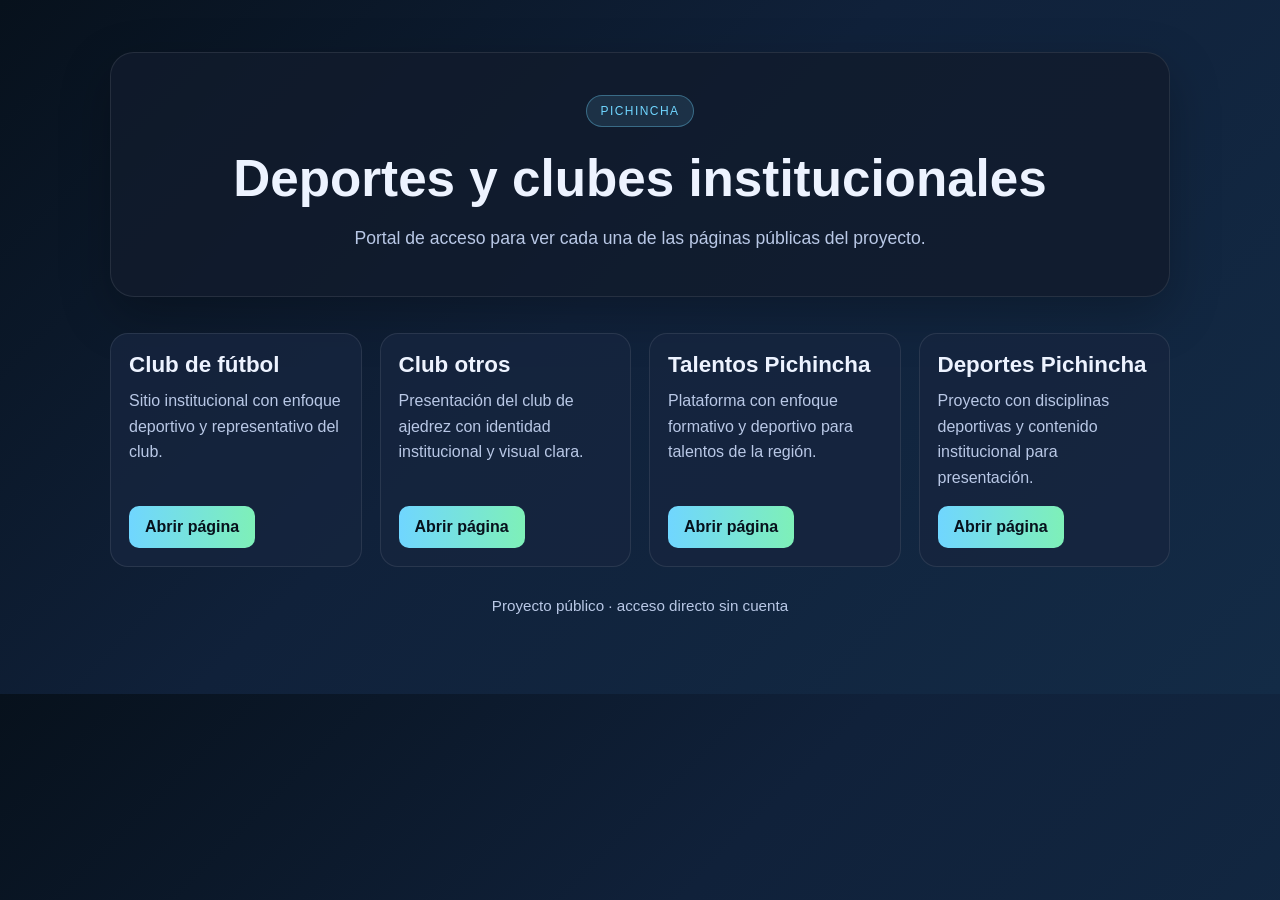
<file: index.html>
<!DOCTYPE html>
<html lang="es">
  <head>
    <meta charset="UTF-8" />
    <meta name="viewport" content="width=device-width, initial-scale=1.0" />
    <title>Deportes y Clubes Pichincha</title>
    <style>
      :root {
        --bg: #0b1220;
        --panel: #121b2d;
        --panel-2: #17253f;
        --text: #edf3ff;
        --muted: #b9c8e6;
        --accent: #70d6ff;
        --accent-2: #7ef0b8;
        --border: rgba(255,255,255,0.09);
      }

      * { box-sizing: border-box; }
      body {
        margin: 0;
        font-family: Arial, sans-serif;
        background: linear-gradient(135deg, #07111c, #10213a 45%, #132b46);
        color: var(--text);
      }
      .container {
        max-width: 1100px;
        margin: 0 auto;
        padding: 52px 20px 80px;
      }
      .hero {
        background: rgba(18, 27, 45, 0.82);
        border: 1px solid var(--border);
        border-radius: 24px;
        padding: 42px 28px;
        text-align: center;
        box-shadow: 0 18px 50px rgba(0,0,0,0.25);
      }
      .badge {
        display: inline-block;
        background: rgba(112,214,255,0.12);
        color: var(--accent);
        padding: 8px 14px;
        border-radius: 999px;
        font-size: 12px;
        letter-spacing: 0.12em;
        text-transform: uppercase;
        border: 1px solid rgba(112,214,255,0.35);
      }
      h1 {
        font-size: clamp(2.2rem, 4vw, 4rem);
        margin: 22px 0 16px;
      }
      .subtitle {
        max-width: 720px;
        margin: 0 auto;
        color: var(--muted);
        font-size: 1.1rem;
        line-height: 1.7;
      }
      .grid {
        display: grid;
        grid-template-columns: repeat(auto-fit, minmax(230px, 1fr));
        gap: 18px;
        margin-top: 36px;
      }
      .card {
        background: rgba(23, 37, 63, 0.82);
        border: 1px solid var(--border);
        border-radius: 18px;
        padding: 18px;
        min-height: 190px;
        display: flex;
        flex-direction: column;
        justify-content: space-between;
      }
      .card h2 {
        margin: 0 0 10px;
        font-size: 1.4rem;
      }
      .card p {
        color: var(--muted);
        line-height: 1.6;
        margin: 0 0 16px;
      }
      .card a {
        display: inline-block;
        width: fit-content;
        background: linear-gradient(90deg, var(--accent), var(--accent-2));
        color: #07111c;
        text-decoration: none;
        padding: 12px 16px;
        border-radius: 10px;
        font-weight: 700;
      }
      footer {
        text-align: center;
        color: var(--muted);
        margin-top: 30px;
        font-size: 0.95rem;
      }
      @media (max-width: 600px) {
        .hero { padding: 30px 18px; }
      }
    </style>
  </head>
  <body>
    <div class="container">
      <section class="hero">
        <div class="badge">Pichincha</div>
        <h1>Deportes y clubes institucionales</h1>
        <p class="subtitle">
          Portal de acceso para ver cada una de las páginas públicas del proyecto.
        </p>
      </section>

      <div class="grid">
        <article class="card">
          <div>
            <h2>Club de fútbol</h2>
            <p>Sitio institucional con enfoque deportivo y representativo del club.</p>
          </div>
          <a href="club%20de%20futbol%7D/index.html">Abrir página</a>
        </article>

        <article class="card">
          <div>
            <h2>Club otros</h2>
            <p>Presentación del club de ajedrez con identidad institucional y visual clara.</p>
          </div>
          <a href="club%20otros/index.html">Abrir página</a>
        </article>

        <article class="card">
          <div>
            <h2>Talentos Pichincha</h2>
            <p>Plataforma con enfoque formativo y deportivo para talentos de la región.</p>
          </div>
          <a href="Talentos%20pichincha/index.html">Abrir página</a>
        </article>

        <article class="card">
          <div>
            <h2>Deportes Pichincha</h2>
            <p>Proyecto con disciplinas deportivas y contenido institucional para presentación.</p>
          </div>
          <a href="Deportes%20Pichincha/index.html">Abrir página</a>
        </article>
      </div>

      <footer>
        Proyecto público · acceso directo sin cuenta
      </footer>
    </div>
  </body>
</html>
</file>
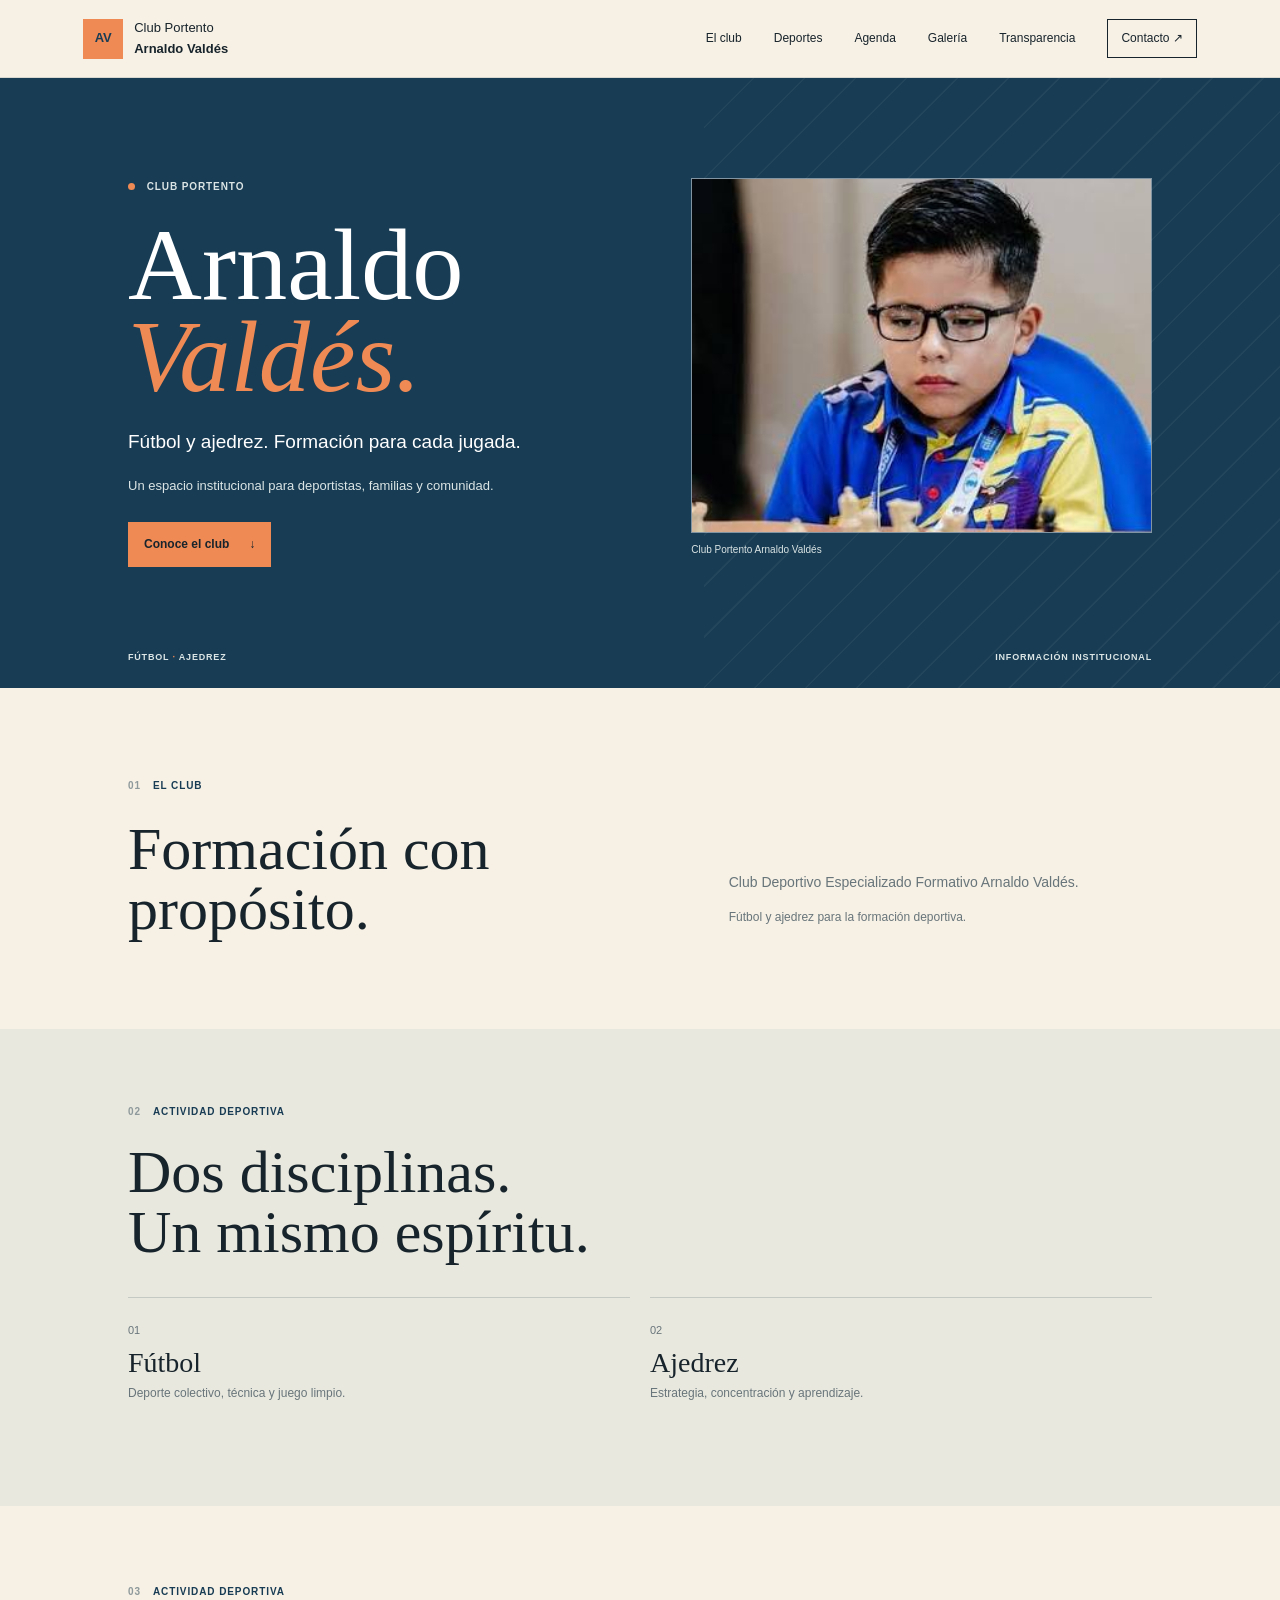
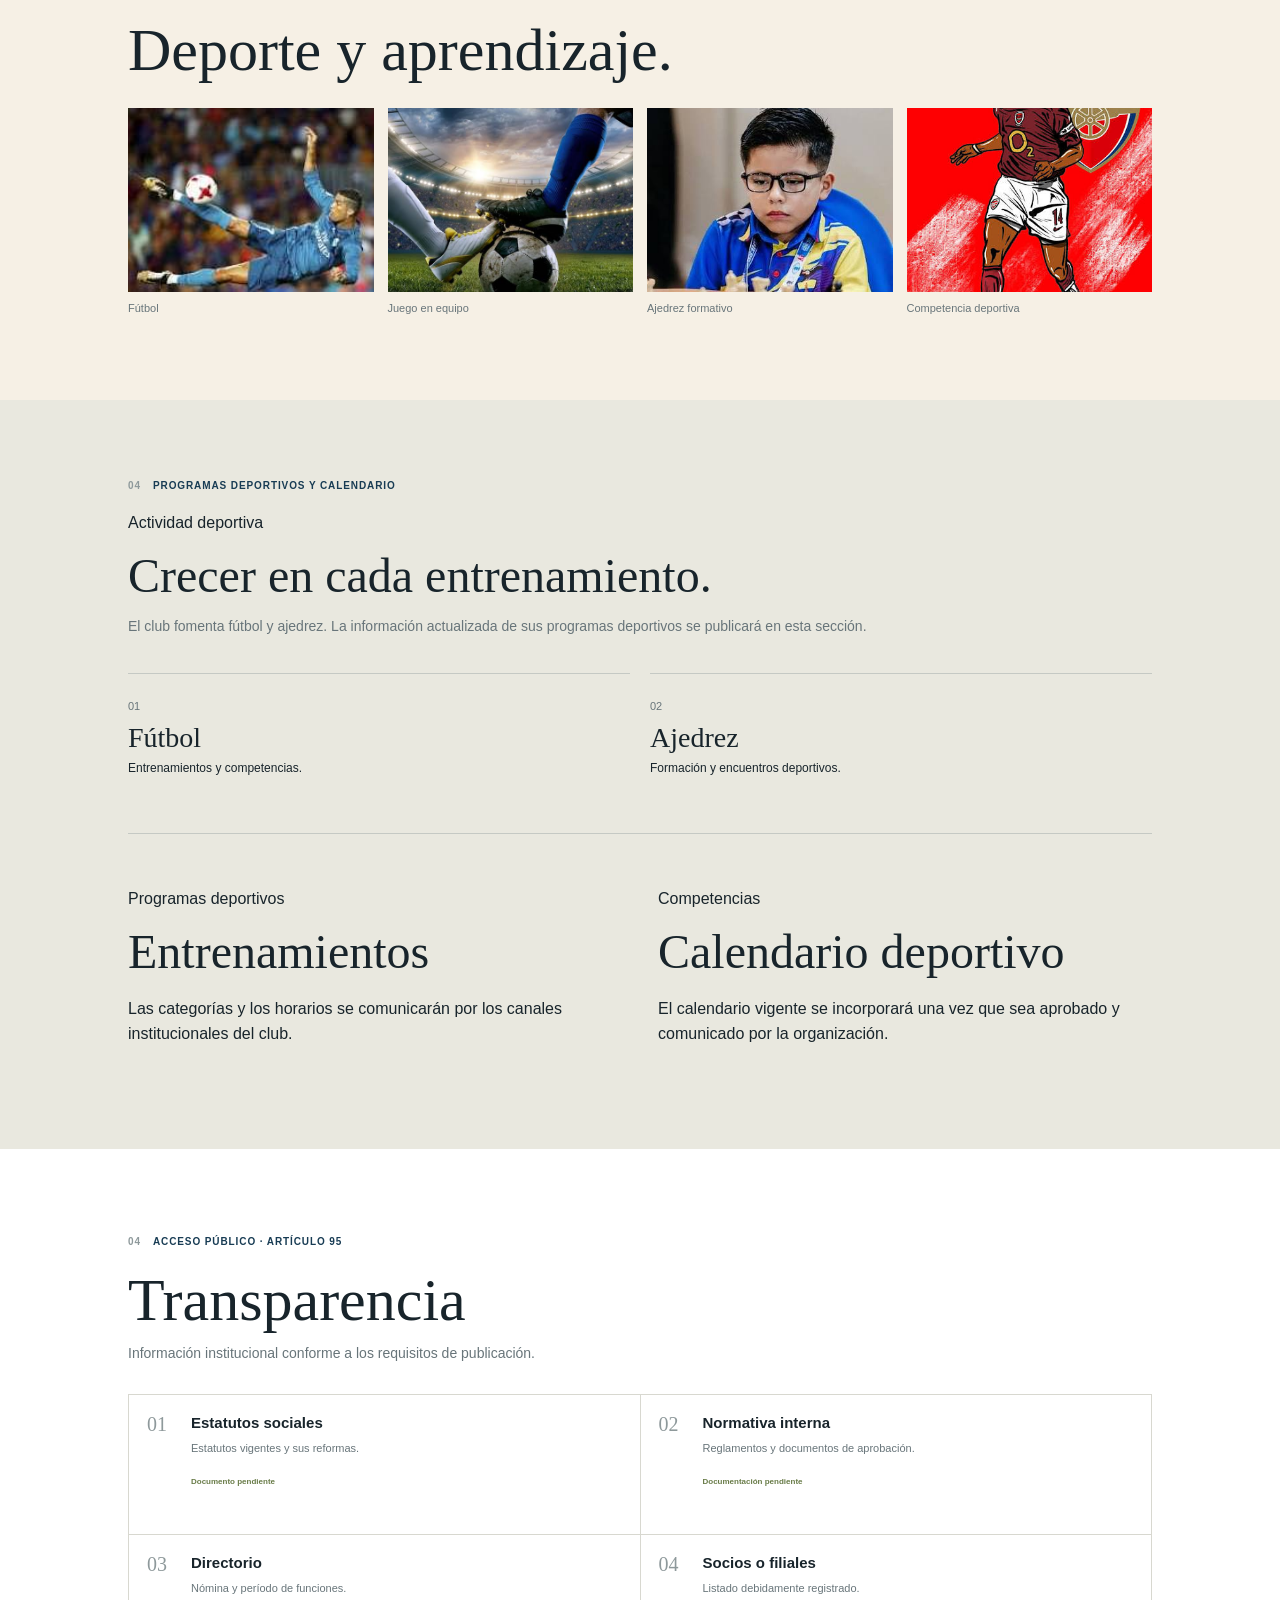
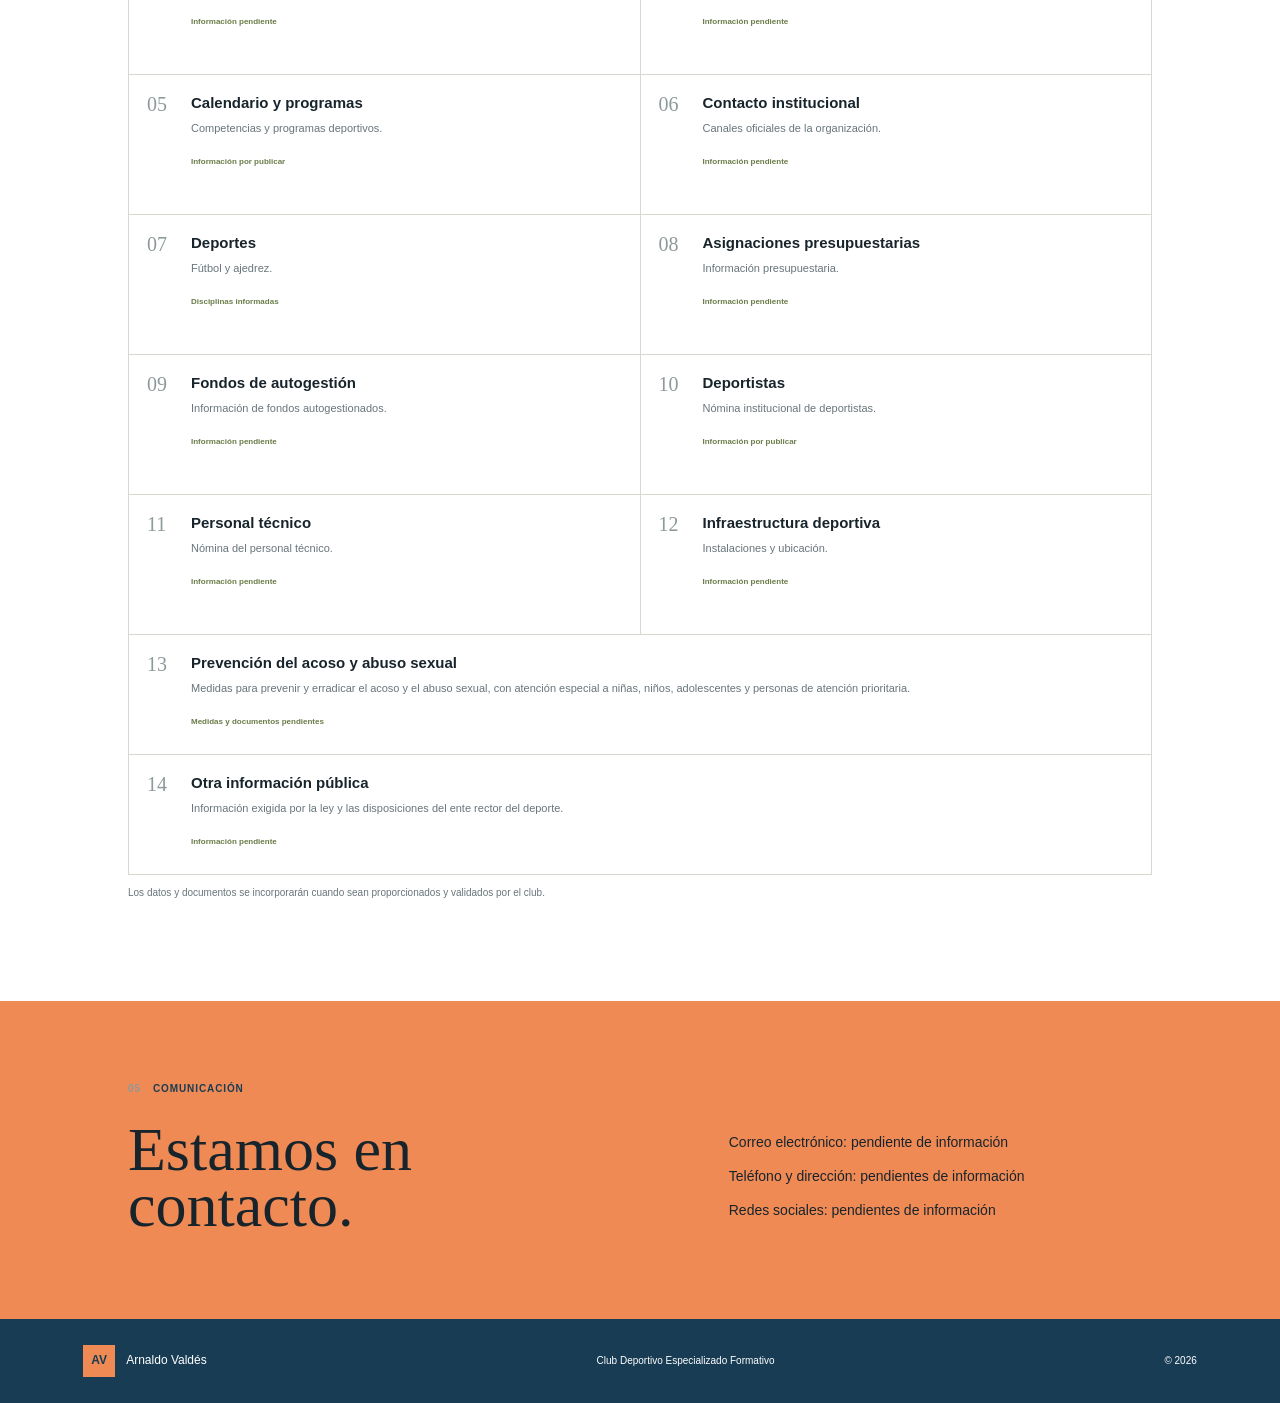
<file: club de futbol}/index.html>
<!doctype html>
<html lang="es">
<head>
  <meta charset="utf-8">
  <meta name="viewport" content="width=device-width, initial-scale=1">
  <meta name="description" content="Sitio institucional del Club Deportivo Especializado Formativo Arnaldo Valdés.">
  <title>Arnaldo Valdés | Club Deportivo Formativo</title>
  <link rel="stylesheet" href="styles.css">
  <script src="script.js" defer></script>
</head>
<body>
  <a class="skip-link" href="#contenido">Ir al contenido</a>
  <header class="site-header">
    <a class="brand" href="#inicio" aria-label="Arnaldo Valdés, inicio"><span class="brand-mark">AV</span><span>Club Portento <strong>Arnaldo Valdés</strong></span></a>
    <button class="menu-toggle" type="button" aria-expanded="false" aria-controls="site-nav" aria-label="Abrir menú"><span></span><span></span></button>
    <nav class="site-nav" id="site-nav" aria-label="Navegación principal"><a href="#club">El club</a><a href="#deportes">Deportes</a><a href="#agenda">Agenda</a><a href="#galeria">Galería</a><a href="#transparencia">Transparencia</a><a class="nav-contact" href="#contacto">Contacto <span aria-hidden="true">↗</span></a></nav>
  </header>
  <main id="contenido">
    <section class="hero" id="inicio" aria-labelledby="hero-title">
      <div class="hero-copy"><p class="eyebrow"><span></span> Club Portento</p><h1 id="hero-title">Arnaldo<br><em>Valdés.</em></h1><p class="hero-lead">Fútbol y ajedrez. Formación para cada jugada.</p><p class="hero-note">Un espacio institucional para deportistas, familias y comunidad.</p><a class="button" href="#club">Conoce el club <span aria-hidden="true">↓</span></a></div>
      <figure class="hero-visual"><img src="../arnaldo.jpg" alt="Jugador de ajedrez del Club Portento Arnaldo Valdés"><figcaption>Club Portento Arnaldo Valdés</figcaption></figure>
      <div class="hero-footer"><span>Fútbol <b>·</b> Ajedrez</span><span>Información institucional</span></div>
    </section>
    <section class="intro section-wrap" id="club"><div class="section-kicker"><span>01</span><span>El club</span></div><div class="intro-content"><h2>Formación con<br>propósito.</h2><div><p>Club Deportivo Especializado Formativo Arnaldo Valdés.</p><p class="pending-line">Fútbol y ajedrez para la formación deportiva.</p></div></div></section>
    <section class="sports section-wrap" id="deportes"><div class="section-kicker"><span>02</span><span>Actividad deportiva</span></div><h2>Dos disciplinas.<br>Un mismo espíritu.</h2><div class="sport-list"><div><span>01</span><h3>Fútbol</h3><p>Deporte colectivo, técnica y juego limpio.</p></div><div><span>02</span><h3>Ajedrez</h3><p>Estrategia, concentración y aprendizaje.</p></div></div></section>
    <section class="gallery section-wrap" id="galeria"><div class="section-kicker"><span>03</span><span>Actividad deportiva</span></div><h2>Deporte y aprendizaje.</h2><div class="gallery-grid"><figure><img src="assets/futbol.jpg" alt="Acción de fútbol"><figcaption>Fútbol</figcaption></figure><figure><img src="assets/futbol-equipo.jpg" alt="Jugadores en una cancha de fútbol"><figcaption>Juego en equipo</figcaption></figure><figure><img src="assets/ajedrez-formativo.jpg" alt="Joven participante en una partida de ajedrez"><figcaption>Ajedrez formativo</figcaption></figure><figure><img src="assets/futbol-competencia.jpg" alt="Encuentro de fútbol"><figcaption>Competencia deportiva</figcaption></figure></div></section>
    <section class="program section-wrap" id="agenda" aria-labelledby="program-title">
      <div class="section-kicker"><span>04</span><span>Programas deportivos y calendario</span></div>
      <div class="history-block" id="historia"><p class="small-label">Actividad deportiva</p><h2 id="program-title">Crecer en cada entrenamiento.</h2><p>El club fomenta fútbol y ajedrez. La información actualizada de sus programas deportivos se publicará en esta sección.</p><div class="sport-list"><div><span>01</span><h3>Fútbol</h3><p>Entrenamientos y competencias.</p></div><div><span>02</span><h3>Ajedrez</h3><p>Formación y encuentros deportivos.</p></div></div></div>
      <div class="agenda-grid"><section class="agenda-block" id="horarios" aria-labelledby="schedule-title"><p class="small-label">Programas deportivos</p><h2 id="schedule-title">Entrenamientos</h2><p>Las categorías y los horarios se comunicarán por los canales institucionales del club.</p></section><section class="agenda-block" id="calendario" aria-labelledby="calendar-title"><p class="small-label">Competencias</p><h2 id="calendar-title">Calendario deportivo</h2><p>El calendario vigente se incorporará una vez que sea aprobado y comunicado por la organización.</p></section></div>
    </section>
    <section class="transparency section-wrap" id="transparencia"><div class="section-kicker"><span>04</span><span>Acceso público · Artículo 95</span></div><h2>Transparencia</h2><p class="section-intro">Información institucional conforme a los requisitos de publicación.</p><div class="disclosure-grid">
      <article><span>01</span><div><h3>Estatutos sociales</h3><p>Estatutos vigentes y sus reformas.</p><b>Documento pendiente</b></div></article>
      <article><span>02</span><div><h3>Normativa interna</h3><p>Reglamentos y documentos de aprobación.</p><b>Documentación pendiente</b></div></article>
      <article><span>03</span><div><h3>Directorio</h3><p>Nómina y período de funciones.</p><b>Información pendiente</b></div></article>
      <article><span>04</span><div><h3>Socios o filiales</h3><p>Listado debidamente registrado.</p><b>Información pendiente</b></div></article>
      <article><span>05</span><div><h3>Calendario y programas</h3><p>Competencias y programas deportivos.</p><b>Información por publicar</b></div></article>
      <article><span>06</span><div><h3>Contacto institucional</h3><p>Canales oficiales de la organización.</p><b>Información pendiente</b></div></article>
      <article><span>07</span><div><h3>Deportes</h3><p>Fútbol y ajedrez.</p><b>Disciplinas informadas</b></div></article>
      <article><span>08</span><div><h3>Asignaciones presupuestarias</h3><p>Información presupuestaria.</p><b>Información pendiente</b></div></article>
      <article><span>09</span><div><h3>Fondos de autogestión</h3><p>Información de fondos autogestionados.</p><b>Información pendiente</b></div></article>
      <article><span>10</span><div><h3>Deportistas</h3><p>Nómina institucional de deportistas.</p><b>Información por publicar</b></div></article>
      <article><span>11</span><div><h3>Personal técnico</h3><p>Nómina del personal técnico.</p><b>Información pendiente</b></div></article>
      <article><span>12</span><div><h3>Infraestructura deportiva</h3><p>Instalaciones y ubicación.</p><b>Información pendiente</b></div></article>
      <article class="wide"><span>13</span><div><h3>Prevención del acoso y abuso sexual</h3><p>Medidas para prevenir y erradicar el acoso y el abuso sexual, con atención especial a niñas, niños, adolescentes y personas de atención prioritaria.</p><b>Medidas y documentos pendientes</b></div></article>
      <article class="wide"><span>14</span><div><h3>Otra información pública</h3><p>Información exigida por la ley y las disposiciones del ente rector del deporte.</p><b>Información pendiente</b></div></article>
    </div><p class="transparency-note">Los datos y documentos se incorporarán cuando sean proporcionados y validados por el club.</p></section>
    <section class="contact section-wrap" id="contacto"><div class="section-kicker"><span>05</span><span>Comunicación</span></div><div class="contact-layout"><h2>Estamos en<br>contacto.</h2><div><p>Correo electrónico: pendiente de información</p><p>Teléfono y dirección: pendientes de información</p><p>Redes sociales: pendientes de información</p></div></div></section>
  </main>
  <footer class="site-footer"><a class="footer-brand" href="#inicio"><span class="brand-mark">AV</span> Arnaldo Valdés</a><span>Club Deportivo Especializado Formativo</span><span>&copy; <span id="current-year">2026</span></span></footer>
</body>
</html>
</file>
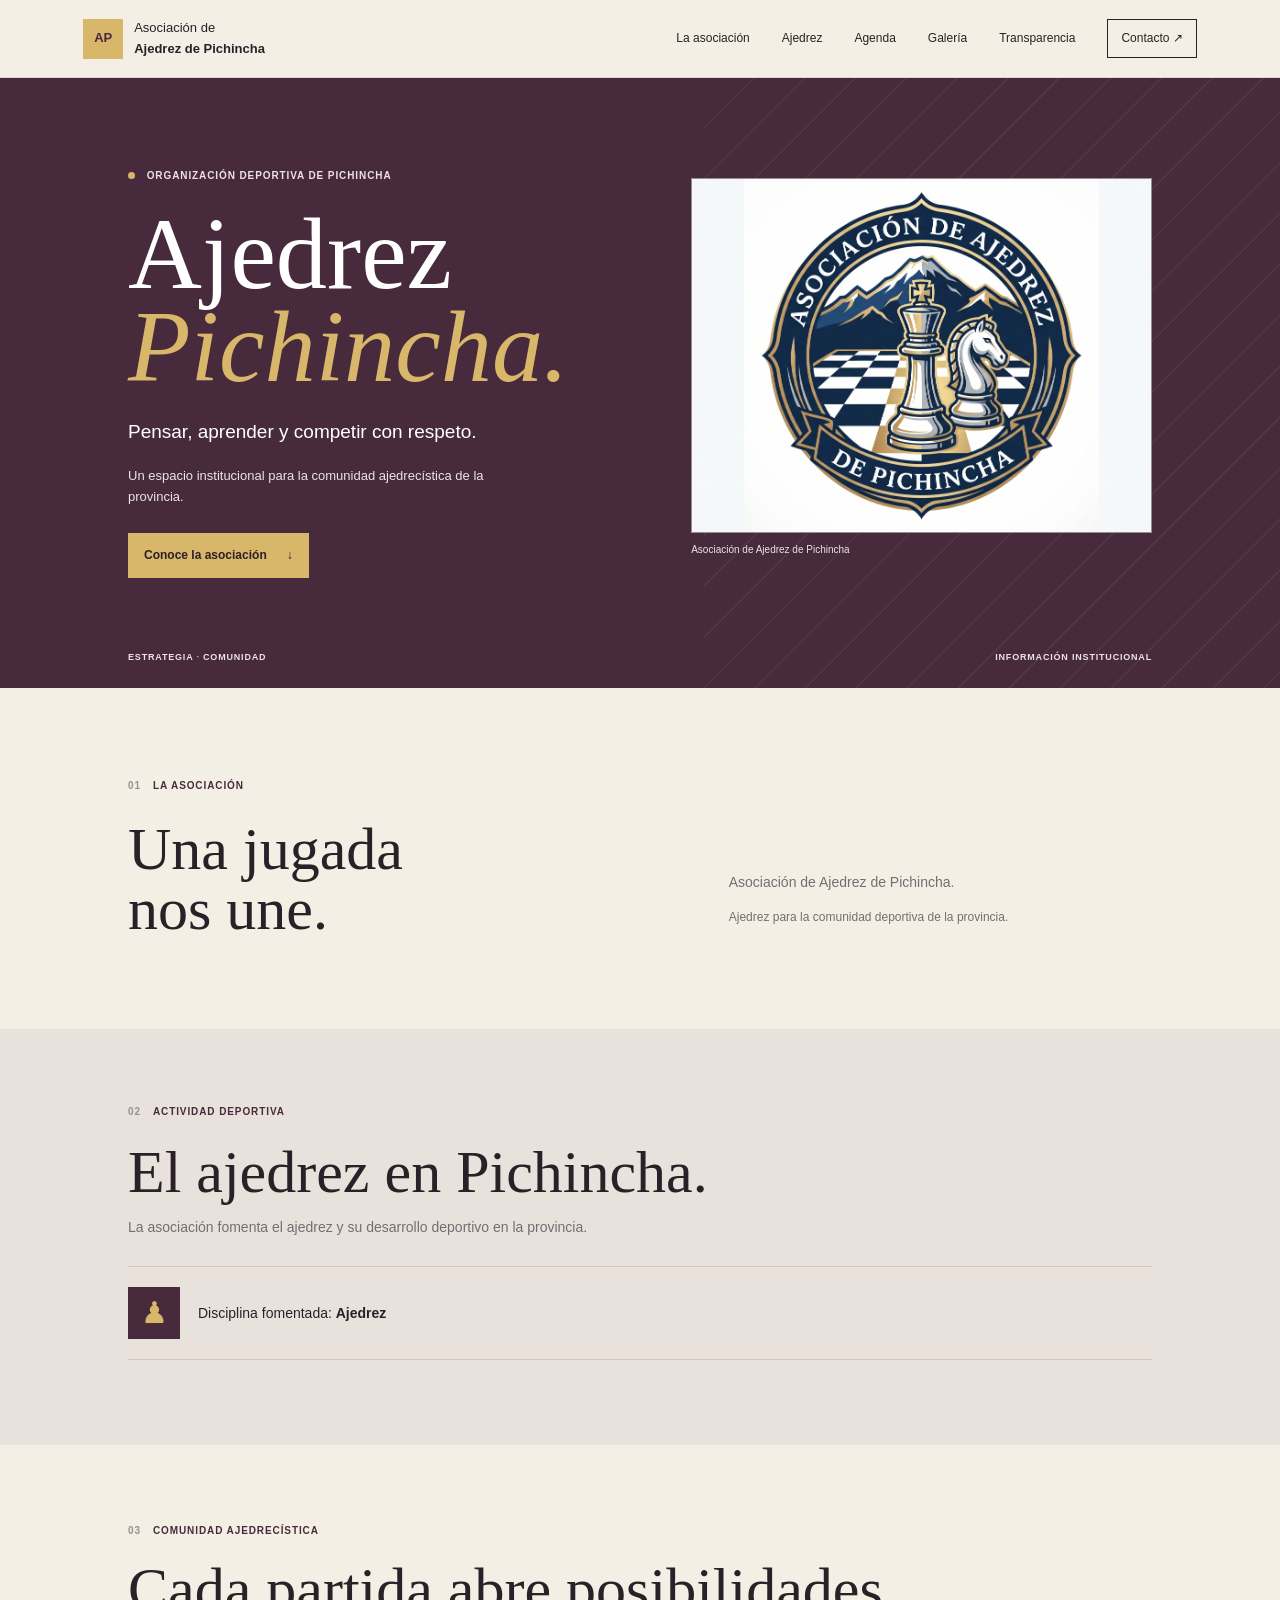
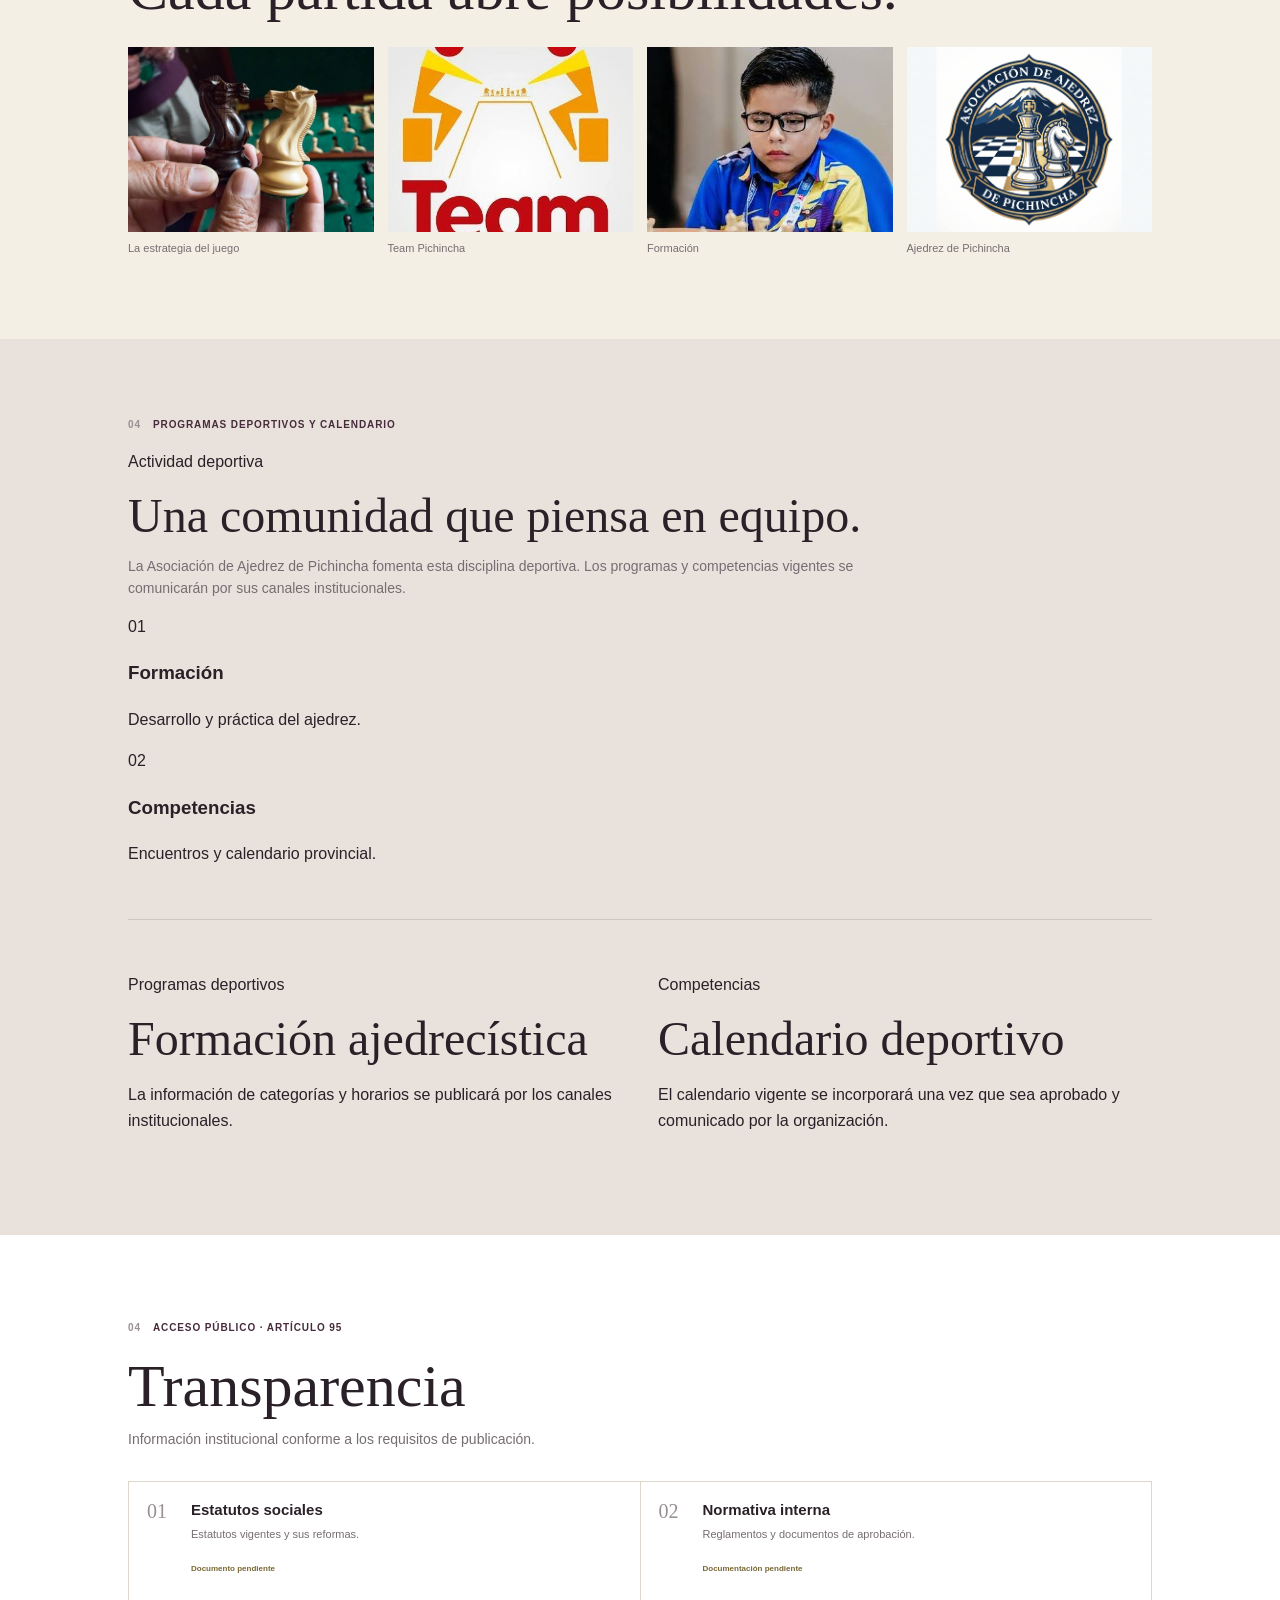
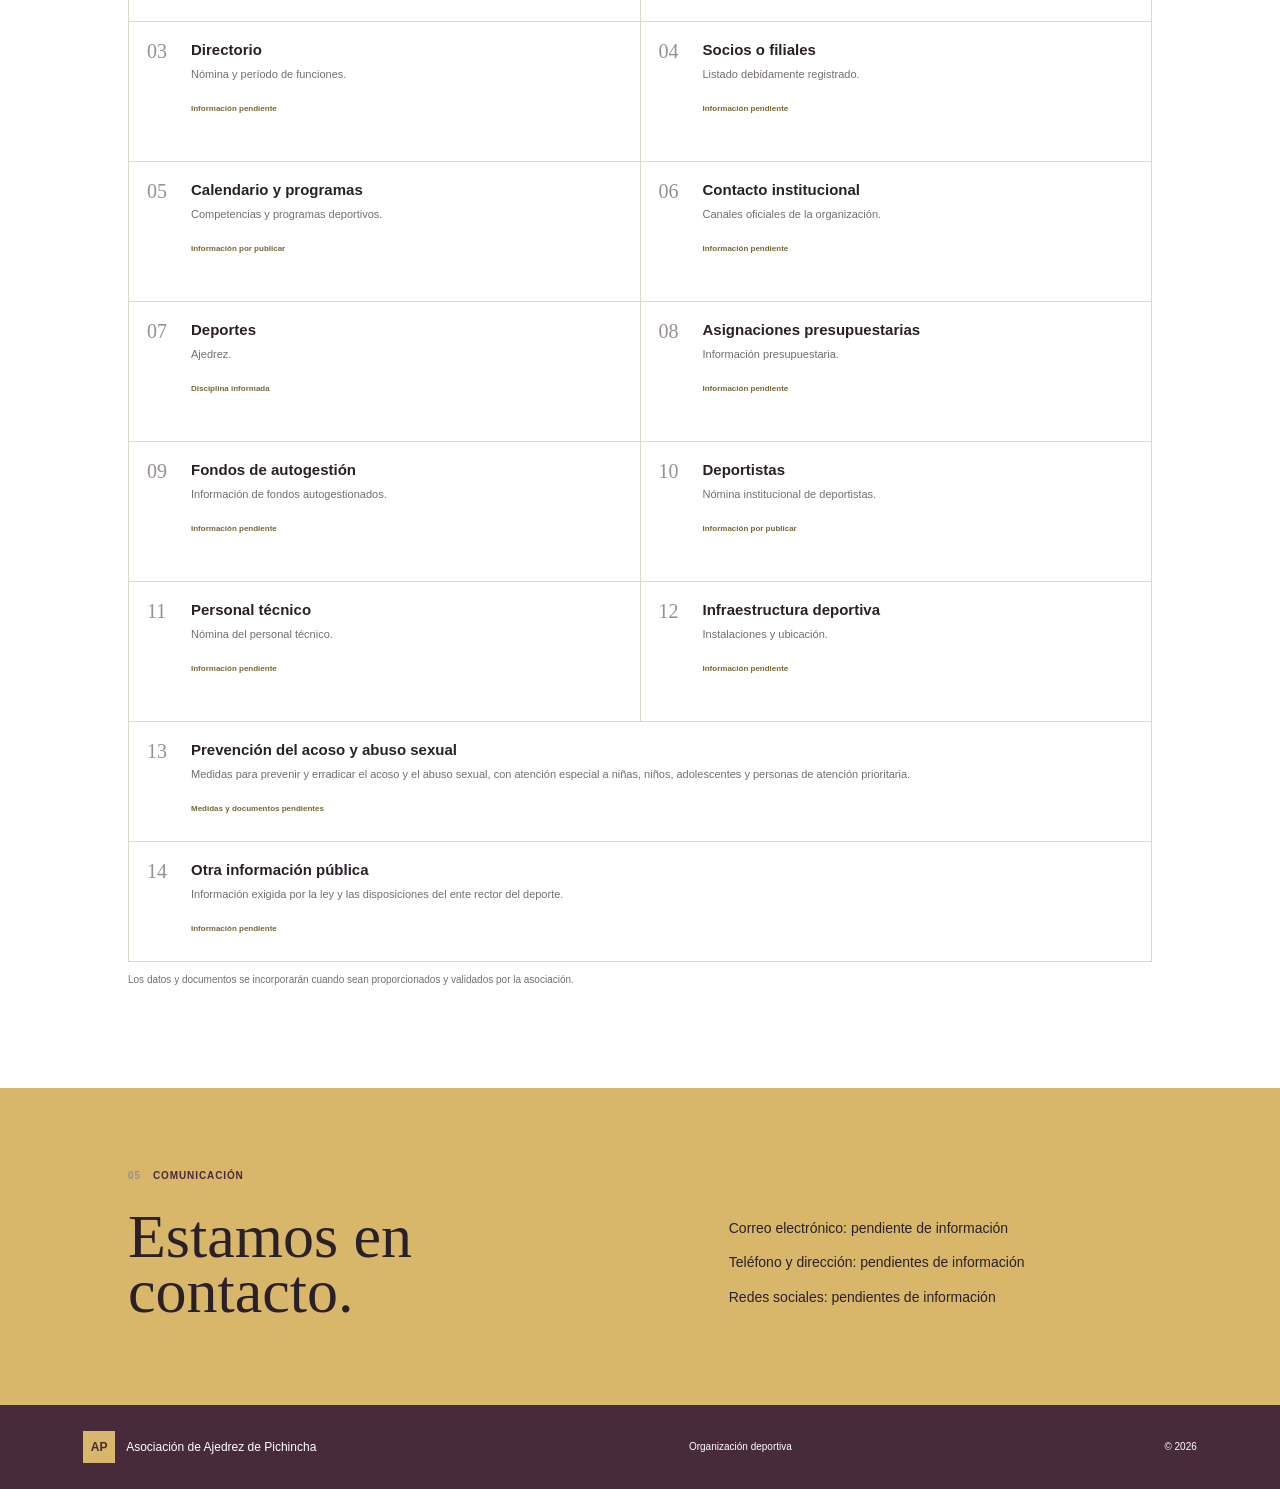
<file: club otros/index.html>
<!doctype html>
<html lang="es">
<head>
  <meta charset="utf-8">
  <meta name="viewport" content="width=device-width, initial-scale=1">
  <meta name="description" content="Sitio institucional de la Asociación de Ajedrez de Pichincha.">
  <title>Asociación de Ajedrez de Pichincha</title>
  <link rel="stylesheet" href="styles.css">
  <script src="script.js" defer></script>
</head>
<body>
  <a class="skip-link" href="#contenido">Ir al contenido</a>
  <header class="site-header">
    <a class="brand" href="#inicio" aria-label="Asociación de Ajedrez de Pichincha, inicio"><span class="brand-mark">AP</span><span>Asociación de <strong>Ajedrez de Pichincha</strong></span></a>
    <button class="menu-toggle" type="button" aria-expanded="false" aria-controls="site-nav" aria-label="Abrir menú"><span></span><span></span></button>
    <nav class="site-nav" id="site-nav" aria-label="Navegación principal"><a href="#asociacion">La asociación</a><a href="#deporte">Ajedrez</a><a href="#agenda">Agenda</a><a href="#galeria">Galería</a><a href="#transparencia">Transparencia</a><a class="nav-contact" href="#contacto">Contacto <span aria-hidden="true">↗</span></a></nav>
  </header>
  <main id="contenido">
    <section class="hero" id="inicio" aria-labelledby="hero-title">
      <div class="hero-copy"><p class="eyebrow"><span></span> Organización deportiva de Pichincha</p><h1 id="hero-title">Ajedrez<br><em>Pichincha.</em></h1><p class="hero-lead">Pensar, aprender y competir con respeto.</p><p class="hero-note">Un espacio institucional para la comunidad ajedrecística de la provincia.</p><a class="button" href="#asociacion">Conoce la asociación <span aria-hidden="true">↓</span></a></div>
      <figure class="hero-visual"><img src="assets/comunidad-ajedrez.jpg" alt="Emblema de la Asociación de Ajedrez de Pichincha"><figcaption>Asociación de Ajedrez de Pichincha</figcaption></figure>
      <div class="hero-footer"><span>Estrategia <b>·</b> Comunidad</span><span>Información institucional</span></div>
    </section>
    <section class="intro section-wrap" id="asociacion"><div class="section-kicker"><span>01</span><span>La asociación</span></div><div class="intro-content"><h2>Una jugada<br>nos une.</h2><div><p>Asociación de Ajedrez de Pichincha.</p><p class="pending-line">Ajedrez para la comunidad deportiva de la provincia.</p></div></div></section>
    <section class="sports section-wrap" id="deporte"><div class="section-kicker"><span>02</span><span>Actividad deportiva</span></div><h2>El ajedrez en Pichincha.</h2><p>La asociación fomenta el ajedrez y su desarrollo deportivo en la provincia.</p><div class="sport-banner"><span>♟</span><p>Disciplina fomentada: <strong>Ajedrez</strong></p></div></section>
    <section class="gallery section-wrap" id="galeria"><div class="section-kicker"><span>03</span><span>Comunidad ajedrecística</span></div><h2>Cada partida abre posibilidades.</h2><div class="gallery-grid"><figure><img src="assets/piezas-ajedrez.jpg" alt="Piezas de ajedrez sobre un tablero"><figcaption>La estrategia del juego</figcaption></figure><figure><img src="assets/ajedrez-pichincha.jpg" alt="Identidad visual de Team Pichincha"><figcaption>Team Pichincha</figcaption></figure><figure><img src="assets/ajedrez-formativo.jpg" alt="Joven participante en una partida de ajedrez"><figcaption>Formación</figcaption></figure><figure><img src="assets/comunidad-ajedrez.jpg" alt="Emblema de la Asociación de Ajedrez de Pichincha"><figcaption>Ajedrez de Pichincha</figcaption></figure></div></section>
    <section class="program section-wrap" id="agenda" aria-labelledby="program-title">
      <div class="section-kicker"><span>04</span><span>Programas deportivos y calendario</span></div>
      <div class="history-block" id="historia"><p class="small-label">Actividad deportiva</p><h2 id="program-title">Una comunidad que piensa en equipo.</h2><p>La Asociación de Ajedrez de Pichincha fomenta esta disciplina deportiva. Los programas y competencias vigentes se comunicarán por sus canales institucionales.</p><div class="sport-list"><div><span>01</span><h3>Formación</h3><p>Desarrollo y práctica del ajedrez.</p></div><div><span>02</span><h3>Competencias</h3><p>Encuentros y calendario provincial.</p></div></div></div>
      <div class="agenda-grid"><section class="agenda-block" id="horarios" aria-labelledby="schedule-title"><p class="small-label">Programas deportivos</p><h2 id="schedule-title">Formación ajedrecística</h2><p>La información de categorías y horarios se publicará por los canales institucionales.</p></section><section class="agenda-block" id="calendario" aria-labelledby="calendar-title"><p class="small-label">Competencias</p><h2 id="calendar-title">Calendario deportivo</h2><p>El calendario vigente se incorporará una vez que sea aprobado y comunicado por la organización.</p></section></div>
    </section>
    <section class="transparency section-wrap" id="transparencia"><div class="section-kicker"><span>04</span><span>Acceso público · Artículo 95</span></div><h2>Transparencia</h2><p class="section-intro">Información institucional conforme a los requisitos de publicación.</p><div class="disclosure-grid">
      <article><span>01</span><div><h3>Estatutos sociales</h3><p>Estatutos vigentes y sus reformas.</p><b>Documento pendiente</b></div></article>
      <article><span>02</span><div><h3>Normativa interna</h3><p>Reglamentos y documentos de aprobación.</p><b>Documentación pendiente</b></div></article>
      <article><span>03</span><div><h3>Directorio</h3><p>Nómina y período de funciones.</p><b>Información pendiente</b></div></article>
      <article><span>04</span><div><h3>Socios o filiales</h3><p>Listado debidamente registrado.</p><b>Información pendiente</b></div></article>
      <article><span>05</span><div><h3>Calendario y programas</h3><p>Competencias y programas deportivos.</p><b>Información por publicar</b></div></article>
      <article><span>06</span><div><h3>Contacto institucional</h3><p>Canales oficiales de la organización.</p><b>Información pendiente</b></div></article>
      <article><span>07</span><div><h3>Deportes</h3><p>Ajedrez.</p><b>Disciplina informada</b></div></article>
      <article><span>08</span><div><h3>Asignaciones presupuestarias</h3><p>Información presupuestaria.</p><b>Información pendiente</b></div></article>
      <article><span>09</span><div><h3>Fondos de autogestión</h3><p>Información de fondos autogestionados.</p><b>Información pendiente</b></div></article>
      <article><span>10</span><div><h3>Deportistas</h3><p>Nómina institucional de deportistas.</p><b>Información por publicar</b></div></article>
      <article><span>11</span><div><h3>Personal técnico</h3><p>Nómina del personal técnico.</p><b>Información pendiente</b></div></article>
      <article><span>12</span><div><h3>Infraestructura deportiva</h3><p>Instalaciones y ubicación.</p><b>Información pendiente</b></div></article>
      <article class="wide"><span>13</span><div><h3>Prevención del acoso y abuso sexual</h3><p>Medidas para prevenir y erradicar el acoso y el abuso sexual, con atención especial a niñas, niños, adolescentes y personas de atención prioritaria.</p><b>Medidas y documentos pendientes</b></div></article>
      <article class="wide"><span>14</span><div><h3>Otra información pública</h3><p>Información exigida por la ley y las disposiciones del ente rector del deporte.</p><b>Información pendiente</b></div></article>
    </div><p class="transparency-note">Los datos y documentos se incorporarán cuando sean proporcionados y validados por la asociación.</p></section>
    <section class="contact section-wrap" id="contacto"><div class="section-kicker"><span>05</span><span>Comunicación</span></div><div class="contact-layout"><h2>Estamos en<br>contacto.</h2><div><p>Correo electrónico: pendiente de información</p><p>Teléfono y dirección: pendientes de información</p><p>Redes sociales: pendientes de información</p></div></div></section>
  </main>
  <footer class="site-footer"><a class="footer-brand" href="#inicio"><span class="brand-mark">AP</span> Asociación de Ajedrez de Pichincha</a><span>Organización deportiva</span><span>&copy; <span id="current-year">2026</span></span></footer>
</body>
</html>
</file>
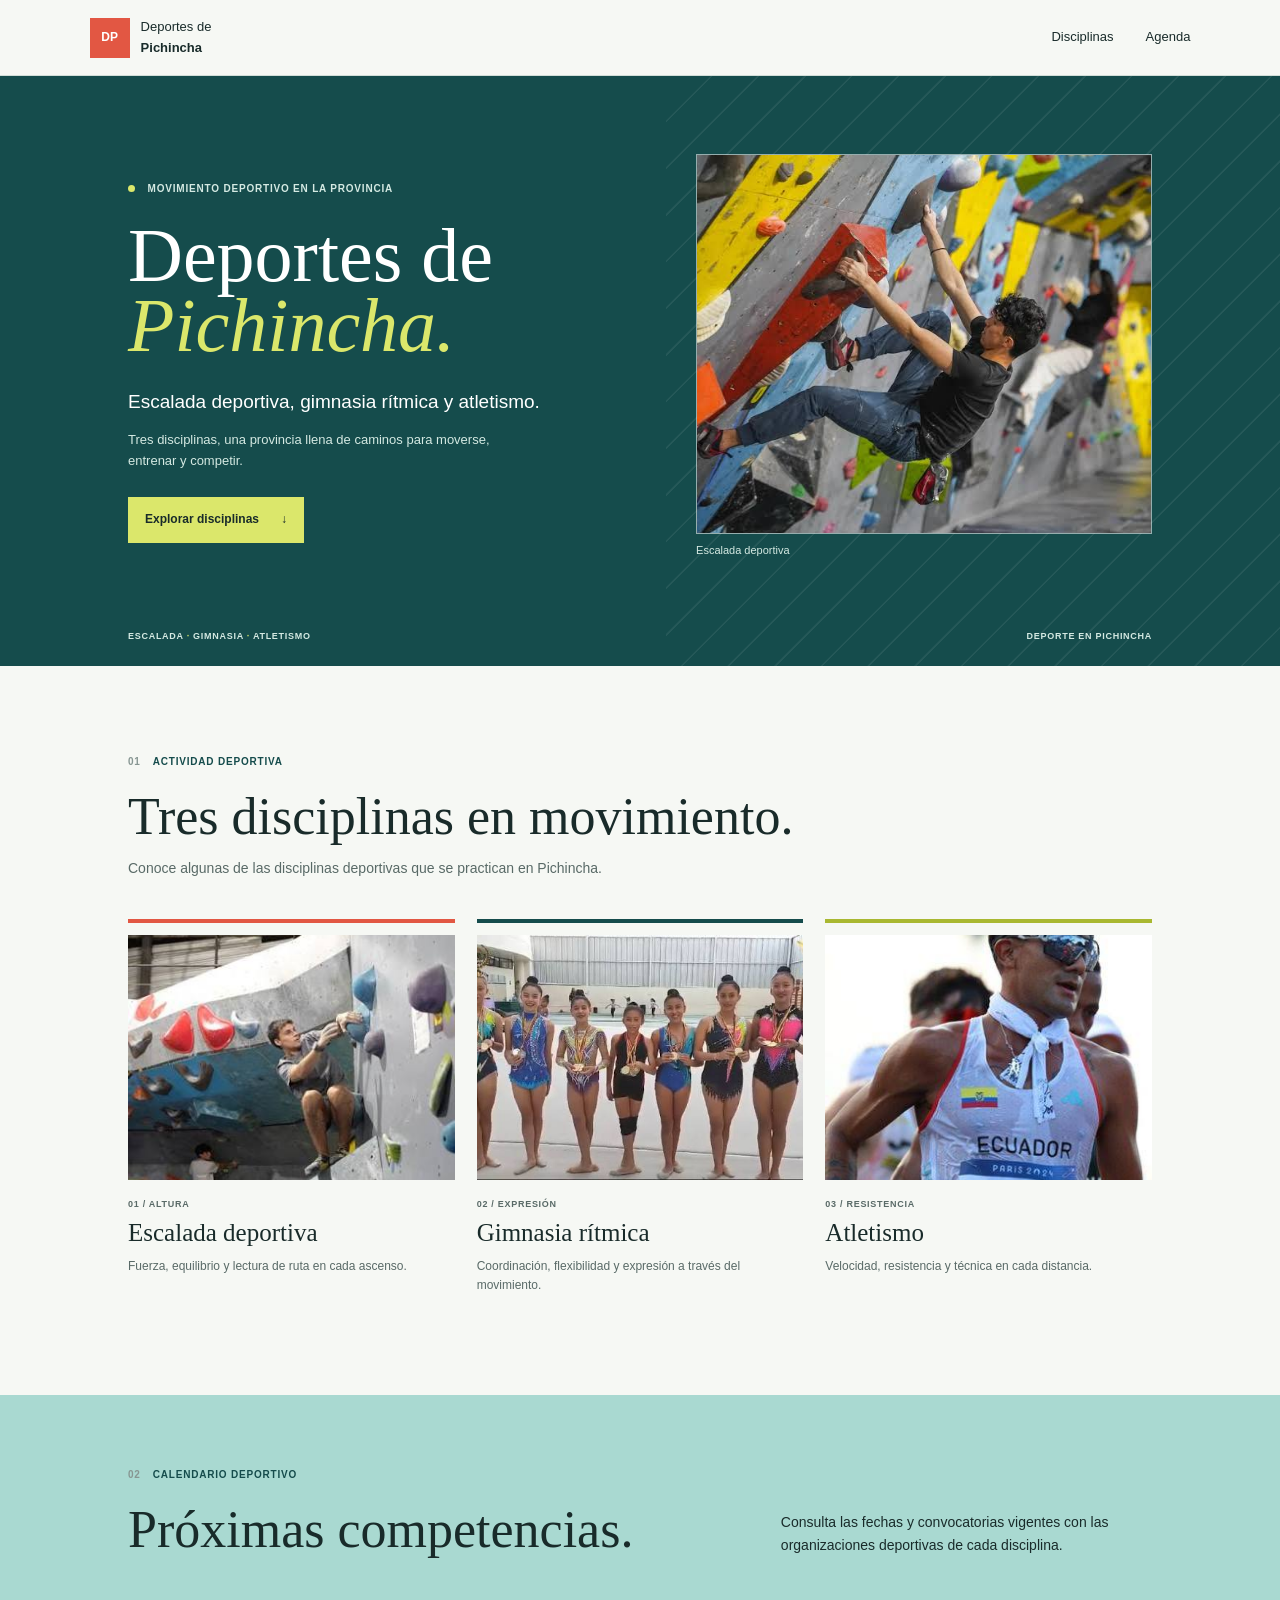
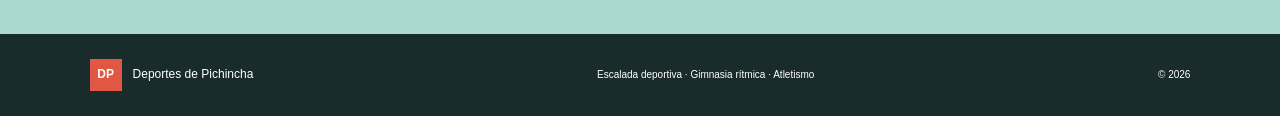
<file: Deportes Pichincha/index.html>
<!doctype html>
<html lang="es">
<head>
  <meta charset="utf-8">
  <meta name="viewport" content="width=device-width, initial-scale=1">
  <meta name="description" content="Escalada deportiva, gimnasia rítmica y atletismo en Pichincha.">
  <title>Deportes de Pichincha | Escalada, gimnasia y atletismo</title>
  <link rel="stylesheet" href="styles.css">
  <script src="script.js" defer></script>
</head>
<body>
  <a class="skip-link" href="#contenido">Ir al contenido</a>
  <header class="site-header">
    <a class="brand" href="#inicio" aria-label="Deportes de Pichincha, inicio"><span class="brand-mark">DP</span><span>Deportes de <strong>Pichincha</strong></span></a>
    <button class="menu-toggle" type="button" aria-expanded="false" aria-controls="site-nav" aria-label="Abrir menú"><span></span><span></span></button>
    <nav class="site-nav" id="site-nav" aria-label="Navegación principal"><a href="#disciplinas">Disciplinas</a><a href="#agenda">Agenda</a></nav>
  </header>
  <main id="contenido">
    <section class="hero" id="inicio" aria-labelledby="hero-title">
      <div class="hero-copy">
        <p class="eyebrow"><span></span> Movimiento deportivo en la provincia</p>
        <h1 id="hero-title">Deportes de<br><em>Pichincha.</em></h1>
        <p class="hero-lead">Escalada deportiva, gimnasia rítmica y atletismo.</p>
        <p class="hero-note">Tres disciplinas, una provincia llena de caminos para moverse, entrenar y competir.</p>
        <a class="button" href="#disciplinas">Explorar disciplinas <span aria-hidden="true">↓</span></a>
      </div>
      <figure class="hero-visual"><img src="assets/escalada-deportiva.jpg" alt="Deportista practicando escalada en muro"><figcaption>Escalada deportiva</figcaption></figure>
      <div class="hero-footer"><span>Escalada <b>·</b> Gimnasia <b>·</b> Atletismo</span><span>Deporte en Pichincha</span></div>
    </section>

    <section class="disciplines section-wrap" id="disciplinas" aria-labelledby="disciplines-title">
      <div class="section-heading"><div class="section-kicker"><span>01</span><span>Actividad deportiva</span></div><h2 id="disciplines-title">Tres disciplinas en movimiento.</h2><p>Conoce algunas de las disciplinas deportivas que se practican en Pichincha.</p></div>
      <div class="discipline-grid">
        <article class="discipline discipline-climb">
          <img src="assets/escalada-entrenamiento.jpg" alt="Entrenamiento de escalada en muro">
          <div class="discipline-heading"><span>01 / Altura</span><h3>Escalada deportiva</h3></div>
          <p>Fuerza, equilibrio y lectura de ruta en cada ascenso.</p>
        </article>
        <article class="discipline discipline-gym">
          <img src="assets/gimnasia-ritmica.jpg" alt="Equipo de gimnasia rítmica de Pichincha">
          <div class="discipline-heading"><span>02 / Expresión</span><h3>Gimnasia rítmica</h3></div>
          <p>Coordinación, flexibilidad y expresión a través del movimiento.</p>
        </article>
        <article class="discipline discipline-run">
          <img src="assets/atletismo.jpg" alt="Atleta ecuatoriano compitiendo en una prueba de carrera">
          <div class="discipline-heading"><span>03 / Resistencia</span><h3>Atletismo</h3></div>
          <p>Velocidad, resistencia y técnica en cada distancia.</p>
        </article>
      </div>
    </section>

    <section class="agenda" id="agenda" aria-labelledby="agenda-title">
      <div class="section-wrap agenda-content">
        <div><div class="section-kicker"><span>02</span><span>Calendario deportivo</span></div><h2 id="agenda-title">Próximas competencias.</h2></div>
        <p>Consulta las fechas y convocatorias vigentes con las organizaciones deportivas de cada disciplina.</p>
      </div>
    </section>
  </main>
  <footer class="site-footer"><a class="footer-brand" href="#inicio"><span class="brand-mark">DP</span> Deportes de Pichincha</a><span>Escalada deportiva · Gimnasia rítmica · Atletismo</span><span>&copy; <span id="current-year">2026</span></span></footer>
</body>
</html>
</file>
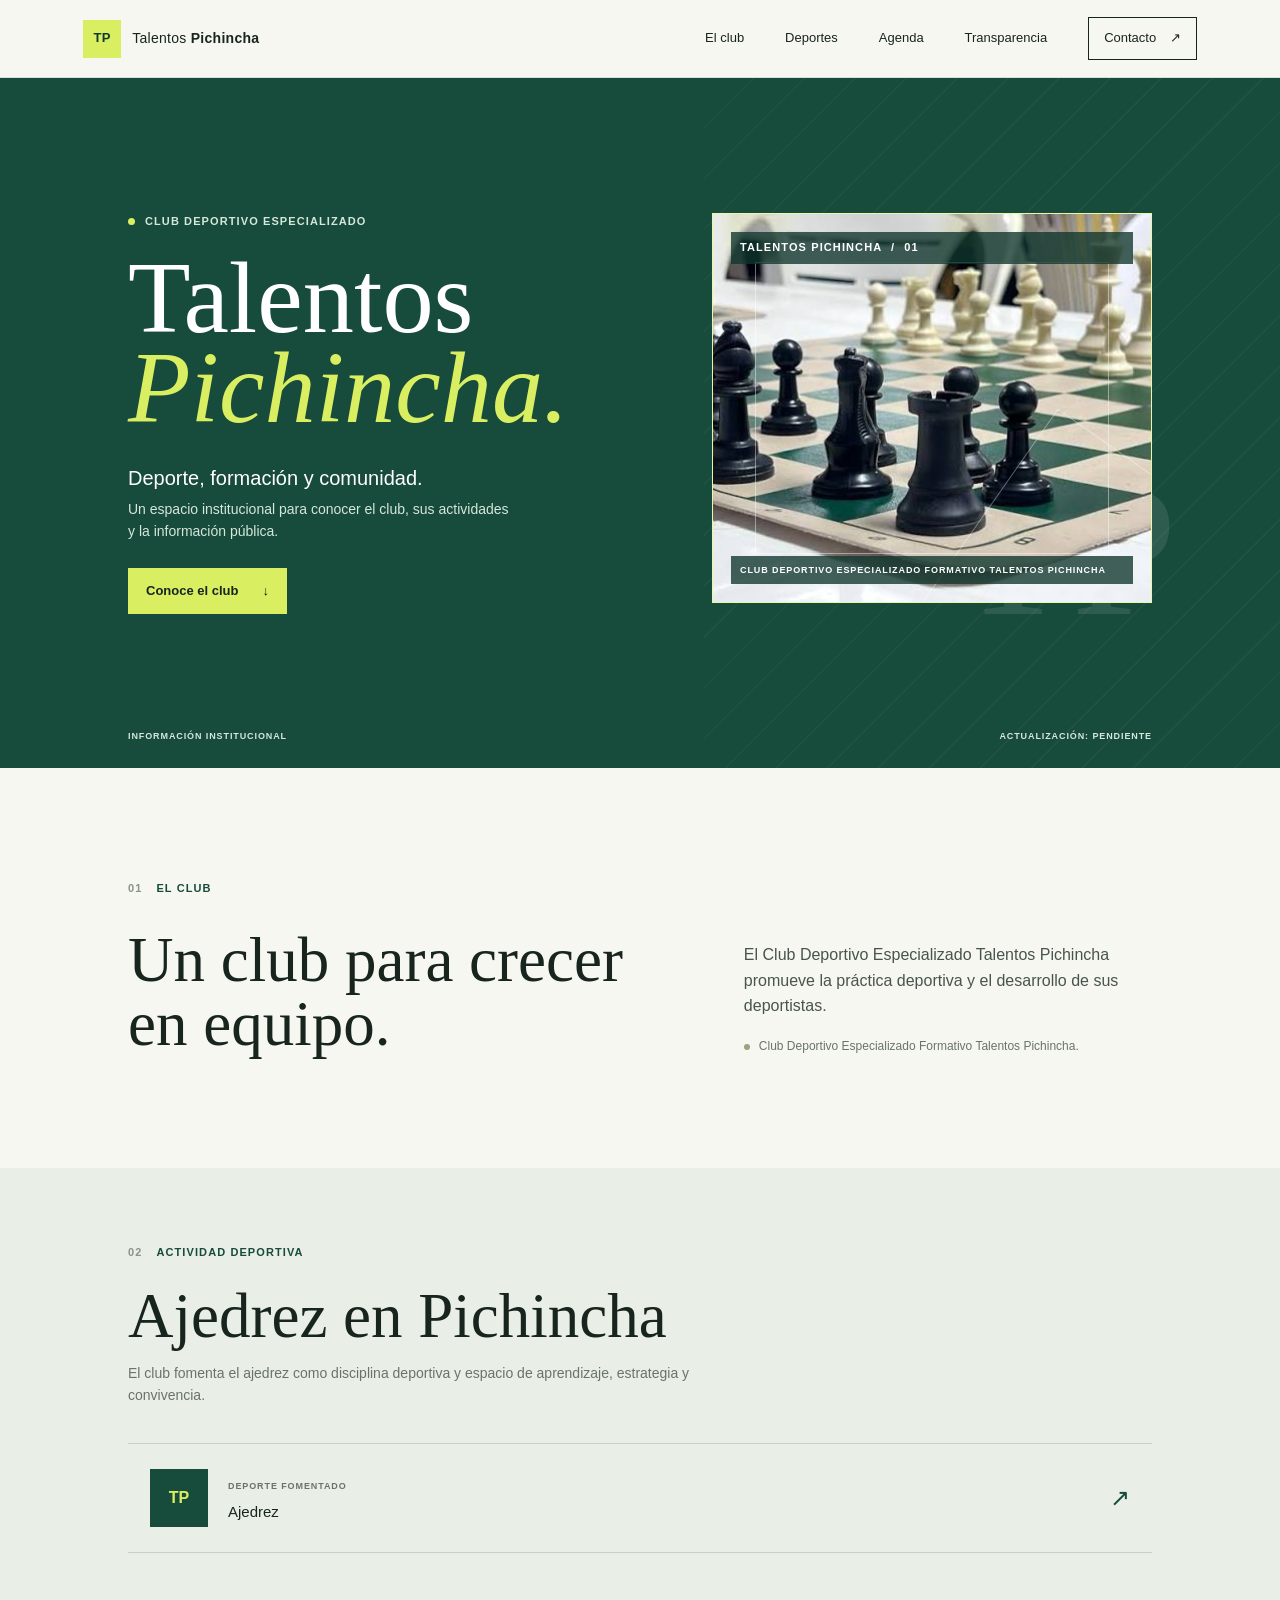
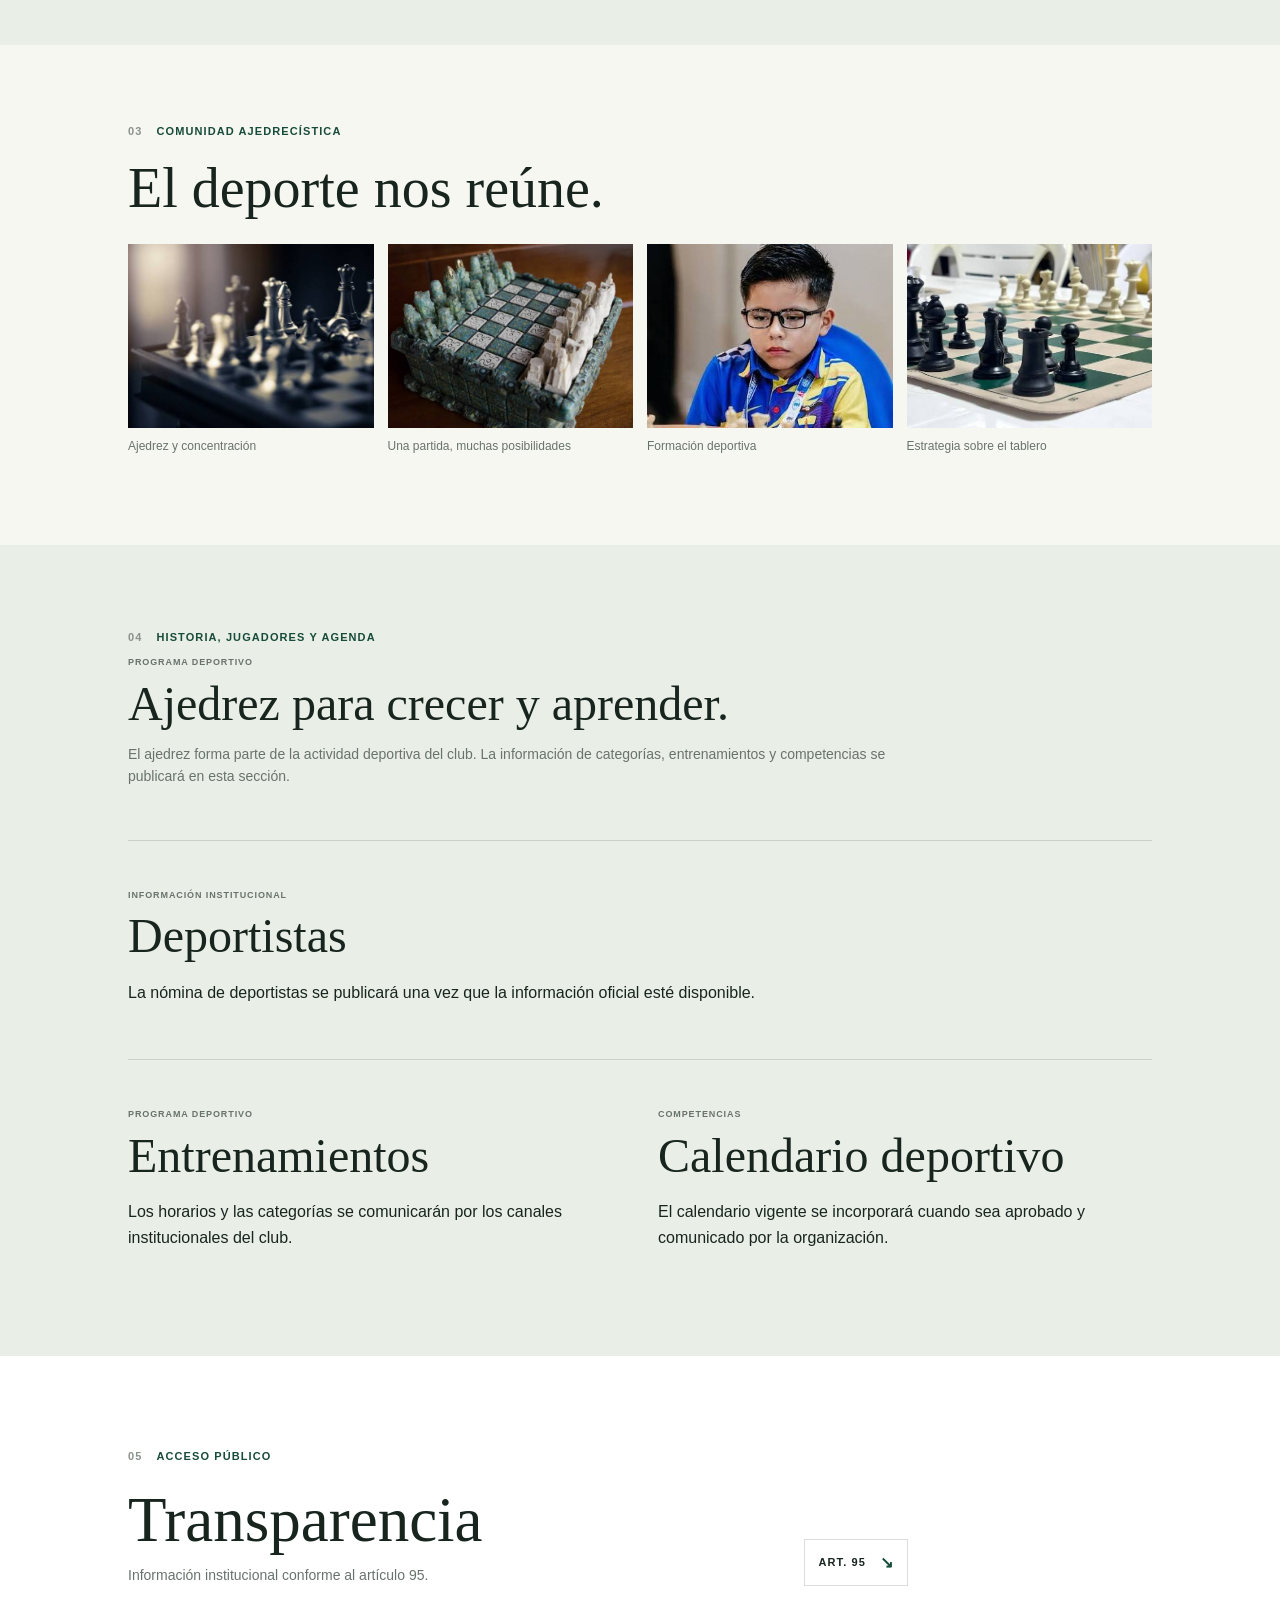
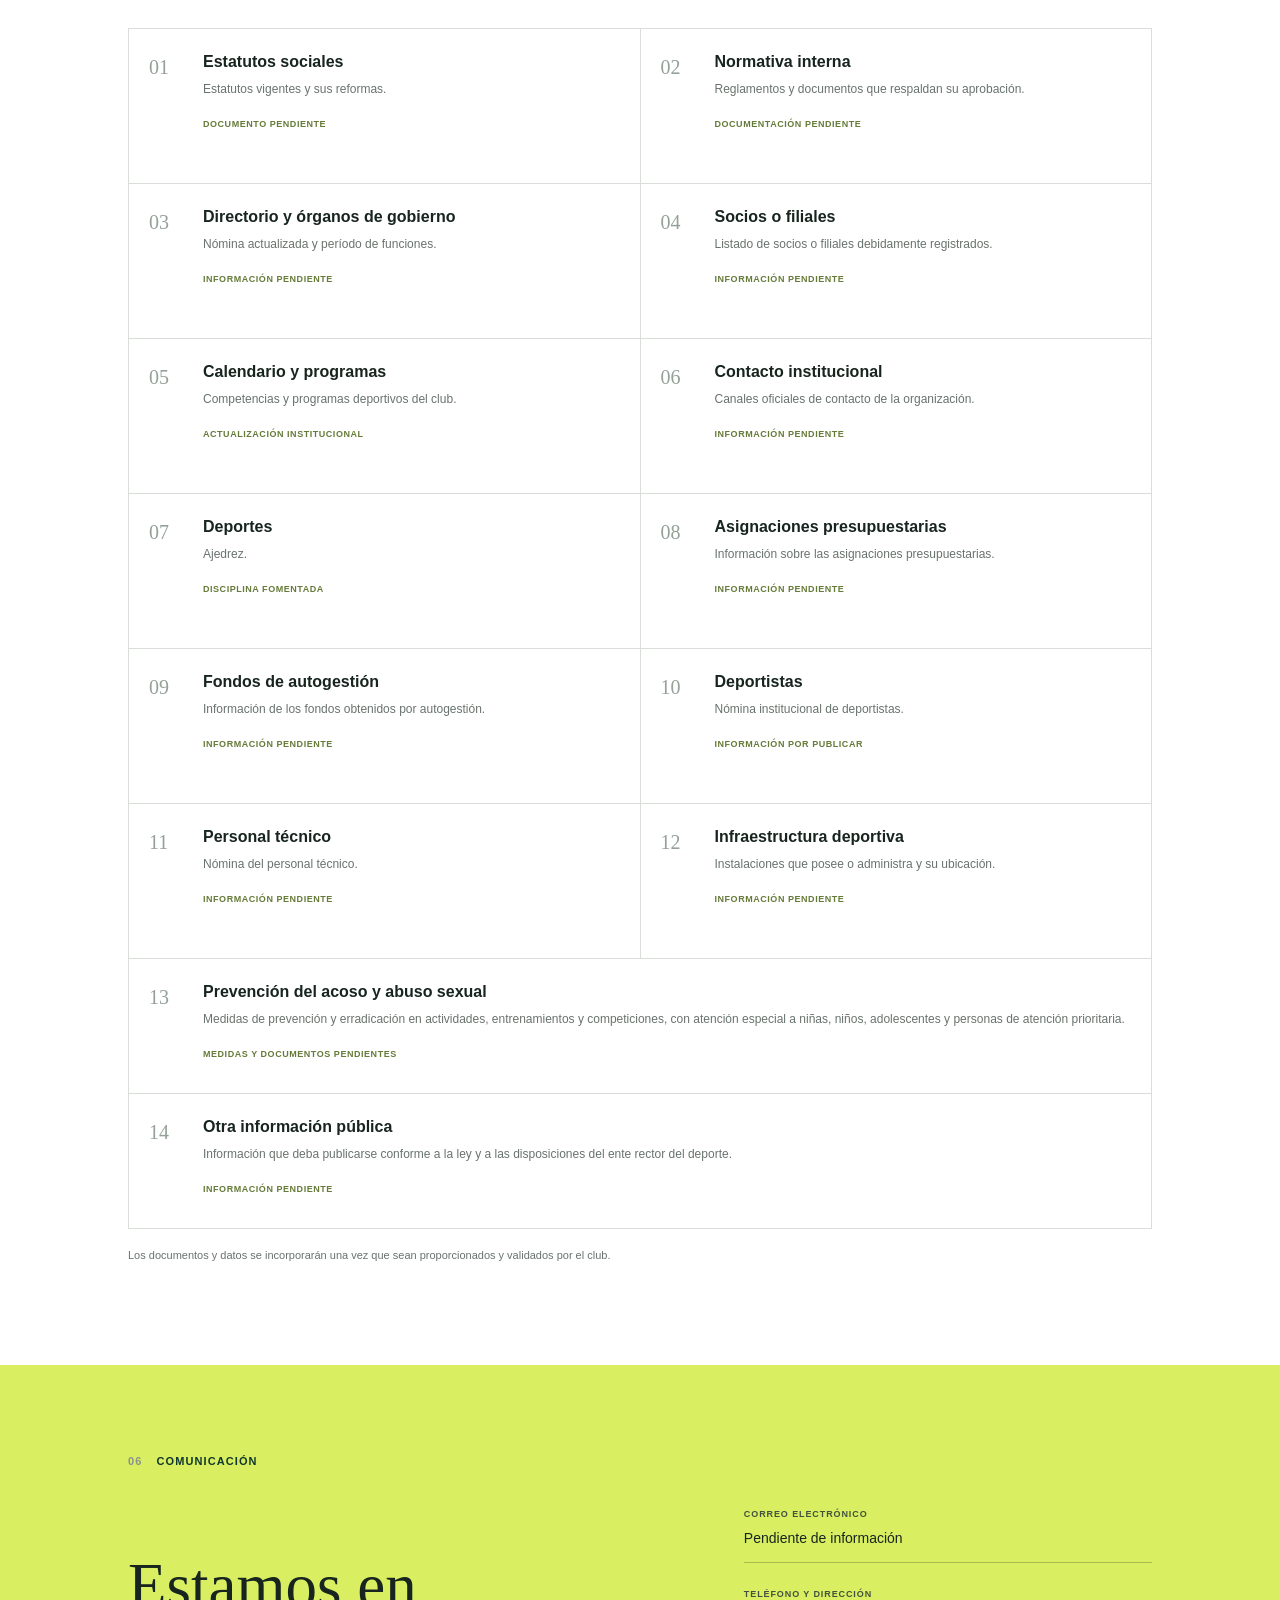
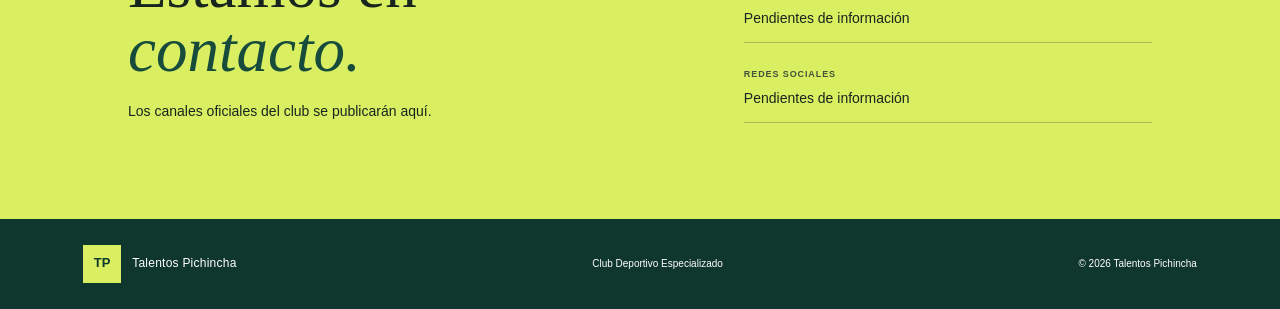
<file: Talentos pichincha/index.html>
<!doctype html>
<html lang="es">
<head>
  <meta charset="utf-8">
  <meta name="viewport" content="width=device-width, initial-scale=1">
  <meta name="description" content="Sitio institucional del Club Deportivo Especializado Talentos Pichincha.">
  <title>Talentos Pichincha | Club Deportivo Especializado</title>
  <link rel="stylesheet" href="styles.css">
  <script src="script.js" defer></script>
</head>
<body>
  <a class="skip-link" href="#contenido">Ir al contenido</a>

  <header class="site-header">
    <a class="brand" href="#inicio" aria-label="Talentos Pichincha, inicio">
      <span class="brand-mark" aria-hidden="true">TP</span>
      <span class="brand-name">Talentos <strong>Pichincha</strong></span>
    </a>

    <button class="menu-toggle" type="button" aria-expanded="false" aria-controls="site-nav" aria-label="Abrir menú">
      <span></span><span></span>
    </button>

    <nav class="site-nav" id="site-nav" aria-label="Navegación principal">
      <a href="#club">El club</a>
      <a href="#deportes">Deportes</a>
      <a href="#agenda">Agenda</a>
      <a href="#transparencia">Transparencia</a>
      <a class="nav-contact" href="#contacto">Contacto <span aria-hidden="true">↗</span></a>
    </nav>
  </header>

  <main id="contenido">
    <section class="hero" id="inicio" aria-labelledby="hero-title">
      <div class="hero-copy">
        <p class="eyebrow"><span class="eyebrow-dot"></span> Club Deportivo Especializado</p>
        <h1 id="hero-title">Talentos<br><em>Pichincha.</em></h1>
        <p class="hero-lead">Deporte, formación y comunidad.</p>
        <p class="hero-note">Un espacio institucional para conocer el club, sus actividades y la información pública.</p>
        <a class="button button-dark" href="#club">Conoce el club <span aria-hidden="true">↓</span></a>
      </div>

      <div class="hero-visual" role="img" aria-label="Tablero de ajedrez con piezas listas para una partida">
        <div class="visual-frame">
          <img class="hero-image" src="assets/talentos-pichincha.jpg" alt="Tablero de ajedrez con piezas listas para jugar">
          <span class="visual-tag">Talentos Pichincha <span aria-hidden="true">/</span> 01</span>
          <span class="visual-caption">Club Deportivo Especializado Formativo Talentos Pichincha</span>
        </div>
        <span class="visual-index" aria-hidden="true">TP</span>
      </div>
      <div class="hero-footer"><span>Información institucional</span><span>Actualización: pendiente</span></div>
    </section>

    <section class="intro section-wrap" id="club" aria-labelledby="club-title">
      <div class="section-kicker"><span>01</span><span>El club</span></div>
      <div class="intro-content">
        <h2 id="club-title">Un club para crecer<br>en equipo.</h2>
        <div class="intro-copy">
          <p>El Club Deportivo Especializado Talentos Pichincha promueve la práctica deportiva y el desarrollo de sus deportistas.</p>
          <p class="pending-line"><span class="status-dot"></span> Club Deportivo Especializado Formativo Talentos Pichincha.</p>
        </div>
      </div>
    </section>

    <section class="sports section-wrap" id="deportes" aria-labelledby="sports-title">
      <div class="section-heading">
        <div class="section-kicker"><span>02</span><span>Actividad deportiva</span></div>
        <h2 id="sports-title">Ajedrez en Pichincha</h2>
        <p>El club fomenta el ajedrez como disciplina deportiva y espacio de aprendizaje, estrategia y convivencia.</p>
      </div>
      <div class="sports-placeholder">
        <span class="sports-mark" aria-hidden="true">TP</span>
        <div><span class="small-label">Deporte fomentado</span><p>Ajedrez</p></div>
        <span class="sports-arrow" aria-hidden="true">↗</span>
      </div>
    </section>

    <section class="gallery section-wrap" aria-labelledby="gallery-title">
      <div class="section-kicker"><span>03</span><span>Comunidad ajedrecística</span></div>
      <h2 id="gallery-title">El deporte nos reúne.</h2>
      <div class="gallery-grid">
        <figure><img src="assets/ajedrez-estrategia.jpg" alt="Tablero de ajedrez durante una partida"><figcaption>Ajedrez y concentración</figcaption></figure>
        <figure><img src="assets/ajedrez-partida.jpg" alt="Tablero de ajedrez"><figcaption>Una partida, muchas posibilidades</figcaption></figure>
        <figure><img src="assets/ajedrez-formativo.jpg" alt="Joven participante en una partida de ajedrez"><figcaption>Formación deportiva</figcaption></figure>
        <figure><img src="assets/talentos-pichincha.jpg" alt="Tablero de ajedrez preparado para una partida"><figcaption>Estrategia sobre el tablero</figcaption></figure>
      </div>
    </section>

    <section class="program" id="agenda" aria-labelledby="program-title">
      <div class="section-wrap">
        <div class="section-kicker"><span>04</span><span>Historia, jugadores y agenda</span></div>
        <div class="history-block" id="historia">
          <p class="small-label">Programa deportivo</p>
          <h2 id="program-title">Ajedrez para crecer y aprender.</h2>
          <p>El ajedrez forma parte de la actividad deportiva del club. La información de categorías, entrenamientos y competencias se publicará en esta sección.</p>
        </div>
        <div class="players-block" id="jugadores">
          <div class="block-heading"><div><p class="small-label">Información institucional</p><h2>Deportistas</h2></div></div>
          <p>La nómina de deportistas se publicará una vez que la información oficial esté disponible.</p>
        </div>
        <div class="agenda-grid">
          <section class="agenda-block" id="horarios" aria-labelledby="schedule-title">
            <p class="small-label">Programa deportivo</p><h2 id="schedule-title">Entrenamientos</h2>
            <p>Los horarios y las categorías se comunicarán por los canales institucionales del club.</p>
          </section>
          <section class="agenda-block" id="calendario" aria-labelledby="calendar-title">
            <p class="small-label">Competencias</p><h2 id="calendar-title">Calendario deportivo</h2>
            <p>El calendario vigente se incorporará cuando sea aprobado y comunicado por la organización.</p>
          </section>
        </div>
      </div>
    </section>

    <section class="transparency" id="transparencia" aria-labelledby="transparency-title">
      <div class="section-wrap">
        <div class="section-heading transparency-heading">
          <div class="section-kicker"><span>05</span><span>Acceso público</span></div>
          <div class="transparency-title-row">
            <div><h2 id="transparency-title">Transparencia</h2><p>Información institucional conforme al artículo 95.</p></div>
            <span class="article-label">Art. 95 <span aria-hidden="true">↘</span></span>
          </div>
        </div>

        <div class="disclosure-grid">
          <article class="disclosure" id="articulo-1"><span class="disclosure-number">01</span><div><h3>Estatutos sociales</h3><p>Estatutos vigentes y sus reformas.</p><span class="status-label">Documento pendiente</span></div></article>
          <article class="disclosure" id="articulo-2"><span class="disclosure-number">02</span><div><h3>Normativa interna</h3><p>Reglamentos y documentos que respaldan su aprobación.</p><span class="status-label">Documentación pendiente</span></div></article>
          <article class="disclosure" id="articulo-3"><span class="disclosure-number">03</span><div><h3>Directorio y órganos de gobierno</h3><p>Nómina actualizada y período de funciones.</p><span class="status-label">Información pendiente</span></div></article>
          <article class="disclosure" id="articulo-4"><span class="disclosure-number">04</span><div><h3>Socios o filiales</h3><p>Listado de socios o filiales debidamente registrados.</p><span class="status-label">Información pendiente</span></div></article>
          <article class="disclosure" id="articulo-5"><span class="disclosure-number">05</span><div><h3>Calendario y programas</h3><p>Competencias y programas deportivos del club.</p><span class="status-label">Actualización institucional</span></div></article>
          <article class="disclosure" id="articulo-6"><span class="disclosure-number">06</span><div><h3>Contacto institucional</h3><p>Canales oficiales de contacto de la organización.</p><span class="status-label">Información pendiente</span></div></article>
          <article class="disclosure" id="articulo-7"><span class="disclosure-number">07</span><div><h3>Deportes</h3><p>Ajedrez.</p><span class="status-label">Disciplina fomentada</span></div></article>
          <article class="disclosure" id="articulo-8"><span class="disclosure-number">08</span><div><h3>Asignaciones presupuestarias</h3><p>Información sobre las asignaciones presupuestarias.</p><span class="status-label">Información pendiente</span></div></article>
          <article class="disclosure" id="articulo-9"><span class="disclosure-number">09</span><div><h3>Fondos de autogestión</h3><p>Información de los fondos obtenidos por autogestión.</p><span class="status-label">Información pendiente</span></div></article>
          <article class="disclosure" id="articulo-10"><span class="disclosure-number">10</span><div><h3>Deportistas</h3><p>Nómina institucional de deportistas.</p><span class="status-label">Información por publicar</span></div></article>
          <article class="disclosure" id="articulo-11"><span class="disclosure-number">11</span><div><h3>Personal técnico</h3><p>Nómina del personal técnico.</p><span class="status-label">Información pendiente</span></div></article>
          <article class="disclosure" id="articulo-12"><span class="disclosure-number">12</span><div><h3>Infraestructura deportiva</h3><p>Instalaciones que posee o administra y su ubicación.</p><span class="status-label">Información pendiente</span></div></article>
          <article class="disclosure disclosure-wide" id="articulo-13"><span class="disclosure-number">13</span><div><h3>Prevención del acoso y abuso sexual</h3><p>Medidas de prevención y erradicación en actividades, entrenamientos y competiciones, con atención especial a niñas, niños, adolescentes y personas de atención prioritaria.</p><span class="status-label">Medidas y documentos pendientes</span></div></article>
          <article class="disclosure disclosure-wide" id="articulo-14"><span class="disclosure-number">14</span><div><h3>Otra información pública</h3><p>Información que deba publicarse conforme a la ley y a las disposiciones del ente rector del deporte.</p><span class="status-label">Información pendiente</span></div></article>
        </div>
        <p class="transparency-note">Los documentos y datos se incorporarán una vez que sean proporcionados y validados por el club.</p>
      </div>
    </section>

    <section class="contact section-wrap" id="contacto" aria-labelledby="contact-title">
      <div class="section-kicker"><span>06</span><span>Comunicación</span></div>
      <div class="contact-layout">
        <div><h2 id="contact-title">Estamos en<br><em>contacto.</em></h2><p>Los canales oficiales del club se publicarán aquí.</p></div>
        <div class="contact-details">
          <div><span class="small-label">Correo electrónico</span><p>Pendiente de información</p></div>
          <div><span class="small-label">Teléfono y dirección</span><p>Pendientes de información</p></div>
          <div><span class="small-label">Redes sociales</span><p>Pendientes de información</p></div>
        </div>
      </div>
    </section>
  </main>

  <footer class="site-footer">
    <a class="footer-brand" href="#inicio"><span class="brand-mark" aria-hidden="true">TP</span> Talentos Pichincha</a>
    <span>Club Deportivo Especializado</span>
    <span>&copy; <span id="current-year">2026</span> Talentos Pichincha</span>
  </footer>
</body>
</html>
</file>
<file: club de futbol}/styles.css>
:root { color-scheme: light; --ink: #18242b; --deep: #183c54; --accent: #f08a55; --paper: #f6f0e5; --white: #fff; --muted: #68757a; --line: #d8d8d0; --serif: "Palatino Linotype", "Book Antiqua", Palatino, Georgia, serif; --sans: "Trebuchet MS", "Segoe UI", sans-serif; }
* { box-sizing: border-box; }
html { scroll-behavior: smooth; scroll-padding-top: 78px; }
body { margin: 0; background: var(--paper); color: var(--ink); font: 16px/1.6 var(--sans); }
a { color: inherit; text-decoration: none; }
.skip-link { position: absolute; top: 8px; left: 8px; z-index: 8; padding: 10px; transform: translateY(-150%); background: var(--accent); }
.skip-link:focus { transform: translateY(0); }
.site-header { position: relative; z-index: 5; display: flex; min-height: 78px; align-items: center; justify-content: space-between; padding: 0 6.5%; border-bottom: 1px solid var(--line); }
.brand, .footer-brand { display: flex; align-items: center; gap: 11px; font-size: 13px; }
.brand strong { display: block; }
.brand-mark { display: grid; width: 40px; aspect-ratio: 1; place-items: center; background: var(--accent); color: var(--deep); font-weight: 800; }
.site-nav { display: flex; align-items: center; gap: clamp(14px, 2.5vw, 34px); font-size: 12px; }
.site-nav a:hover { color: var(--deep); }
.nav-contact { padding: 9px 13px; border: 1px solid var(--ink); }
.menu-toggle { display: none; }
.hero { position: relative; display: grid; min-height: 610px; grid-template-columns: 1fr .9fr; align-items: center; gap: 5%; overflow: hidden; padding: 70px 10% 100px; background: var(--deep); color: var(--white); }
.hero::before { position: absolute; inset: 0 0 0 55%; background: repeating-linear-gradient(135deg, transparent 0 34px, rgb(255 255 255 / 5%) 35px 36px); content: ""; }
.hero-copy, .hero-visual { position: relative; z-index: 1; }
.eyebrow, .section-kicker, .hero-footer, .gallery-note, .disclosure b { font-size: 10px; font-weight: 700; letter-spacing: .09em; text-transform: uppercase; }
.eyebrow { color: #dbe5e5; }
.eyebrow span { display: inline-block; width: 7px; height: 7px; margin-right: 8px; border-radius: 50%; background: var(--accent); }
.hero h1, .contact h2 { margin: 24px 0; font: 400 clamp(64px, 8vw, 108px)/.9 var(--serif); }
.hero h1 em { color: var(--accent); }
.hero-lead { max-width: 420px; font-size: 19px; }
.hero-note { max-width: 400px; color: #dbe5e5; font-size: 13px; }
.button { display: inline-flex; min-height: 45px; align-items: center; gap: 20px; margin-top: 12px; padding: 0 16px; background: var(--accent); color: var(--ink); font-size: 12px; font-weight: 700; }
.hero-visual { margin: 0; }
.hero-visual img { display: block; width: 100%; aspect-ratio: 1.3; object-fit: cover; border: 1px solid rgb(255 255 255 / 45%); }
.hero-visual figcaption { margin-top: 9px; color: #dbe5e5; font-size: 10px; }
.hero-footer { position: absolute; right: 10%; bottom: 24px; left: 10%; display: flex; justify-content: space-between; color: #dbe5e5; font-size: 9px; }
.hero-footer b { color: var(--accent); }
.section-wrap { padding-right: 10%; padding-left: 10%; }
.section-kicker { display: flex; gap: 12px; color: var(--deep); }
.section-kicker span:first-child { color: #8e999b; }
.intro { padding-top: 90px; padding-bottom: 90px; }
.intro-content, .contact-layout { display: grid; grid-template-columns: 1fr .8fr; gap: 7%; align-items: end; padding-top: 25px; }
.intro h2, .sports h2, .gallery h2, .transparency h2 { margin: 0; font: 400 clamp(38px, 5vw, 60px)/1 var(--serif); }
.intro-content p, .section-intro, .sports p, .contact-layout p { color: var(--muted); font-size: 14px; }
.pending-line { font-size: 12px !important; }
.sports { padding-top: 75px; padding-bottom: 85px; background: #e9e8df; }
.sports h2 { margin-top: 22px; }
.sport-list { display: grid; grid-template-columns: repeat(2, 1fr); gap: 20px; margin-top: 35px; }
.sport-list > div { padding: 18px 0; border-top: 1px solid #c5c9c4; }
.sport-list span { color: var(--muted); font-size: 11px; }
.sport-list h3 { margin: 5px 0; font: 400 28px var(--serif); }
.sport-list p { margin: 0; font-size: 12px; }
.gallery { padding-top: 78px; padding-bottom: 82px; }
.gallery h2 { margin: 20px 0 28px; }
.gallery-grid { display: grid; grid-template-columns: repeat(4, minmax(0, 1fr)); gap: 14px; }
.gallery-grid figure { min-width: 0; margin: 0; }
.gallery-grid img { display: block; width: 100%; aspect-ratio: 4 / 3; object-fit: cover; }
.gallery-grid figcaption { padding-top: 8px; color: var(--muted); font-size: 11px; }
.gallery-note, .transparency-note { color: var(--muted); font-size: 10px; }
.program { padding-top: 78px; padding-bottom: 86px; background: #e9e8df; }
.sample-warning { margin: 22px 0 40px; padding: 14px 16px; border-left: 4px solid var(--accent); background: var(--white); color: var(--ink); font-size: 12px; }
.sample-warning strong { display: block; margin-bottom: 3px; }
.history-block { padding-bottom: 36px; border-bottom: 1px solid #c5c9c4; }
.history-block h2, .players-block h2, .agenda-block h2 { margin: 9px 0 14px; font: 400 clamp(32px, 4vw, 48px)/1.05 var(--serif); }
.history-block > p:not(.small-label) { max-width: 760px; color: var(--muted); font-size: 14px; }
.history-timeline { display: grid; grid-template-columns: repeat(3, minmax(0, 1fr)); gap: 18px; margin-top: 26px; }
.history-timeline p { margin: 0; padding-top: 12px; border-top: 1px solid #c5c9c4; color: var(--muted); font-size: 12px; }
.history-timeline strong { display: block; margin-bottom: 4px; color: var(--deep); font-size: 18px; }
.players-block { padding: 36px 0; border-bottom: 1px solid #c5c9c4; }
.block-heading { display: flex; align-items: end; justify-content: space-between; gap: 16px; margin-bottom: 18px; }
.block-heading h2 { margin-bottom: 0; }
.demo-tag, .player-role { color: var(--deep); font-size: 9px; font-weight: 700; letter-spacing: .08em; text-transform: uppercase; }
.player-grid { display: grid; grid-template-columns: repeat(3, minmax(0, 1fr)); gap: 14px; }
.player-card { min-width: 0; padding: 17px; border-top: 3px solid var(--accent); background: var(--white); }
.player-number { color: var(--muted); font: 20px var(--serif); }
.player-card h3 { margin: 9px 0 3px; font-size: 17px; }
.player-card p { margin: 0 0 12px; color: var(--muted); font-size: 12px; }
.agenda-grid { display: grid; grid-template-columns: 1fr 1fr; gap: 36px; padding-top: 36px; }
.agenda-block h2 { margin-bottom: 18px; }
.table-scroll { overflow-x: auto; }
.agenda-block table { width: 100%; border-collapse: collapse; font-size: 11px; }
.agenda-block th, .agenda-block td { padding: 10px 8px; border-bottom: 1px solid #c5c9c4; text-align: left; white-space: nowrap; }
.agenda-block th { color: var(--deep); font-size: 9px; letter-spacing: .07em; text-transform: uppercase; }
.agenda-block td:last-child { text-align: right; }
.event-list { margin: 0; padding: 0; list-style: none; }
.event-list li { display: grid; grid-template-columns: 88px 1fr; gap: 12px; padding: 12px 0; border-bottom: 1px solid #c5c9c4; }
.event-list time { color: var(--deep); font-size: 10px; font-weight: 700; }
.event-list strong, .event-list span { display: block; }
.event-list strong { font-size: 12px; }
.event-list span { color: var(--muted); font-size: 10px; }
.transparency { padding-top: 85px; padding-bottom: 90px; background: var(--white); }
.transparency h2 { margin-top: 20px; }
.section-intro { margin: 12px 0 30px; }
.disclosure-grid { display: grid; grid-template-columns: repeat(2, minmax(0, 1fr)); border-top: 1px solid var(--line); border-left: 1px solid var(--line); }
.disclosure-grid article { display: grid; min-height: 140px; grid-template-columns: 34px 1fr; gap: 10px; padding: 18px; border-right: 1px solid var(--line); border-bottom: 1px solid var(--line); }
.disclosure-grid article > span { color: #8e999b; font: 20px var(--serif); }
.disclosure-grid h3 { margin: 0; font-size: 15px; line-height: 1.3; }
.disclosure-grid p { margin: 7px 0 9px; color: var(--muted); font-size: 11px; }
.disclosure-grid b { color: #687b47; font-size: 8px; }
.disclosure-grid .wide { grid-column: 1 / -1; min-height: 120px; }
.contact { padding-top: 80px; padding-bottom: 85px; background: var(--accent); }
.contact h2 { margin: 0; font-size: clamp(40px, 5vw, 62px); }
.contact-layout { padding-top: 25px; }
.contact-layout p { margin: 0 0 12px; color: var(--ink); }
.site-footer { display: flex; min-height: 84px; align-items: center; justify-content: space-between; gap: 18px; padding: 18px 6.5%; background: var(--deep); color: var(--white); font-size: 10px; }
.footer-brand { font-size: 12px; }
.footer-brand .brand-mark { width: 32px; }
@media (max-width: 760px) { .site-header { min-height: 68px; padding: 0 6%; } .menu-toggle { display: grid; width: 42px; height: 42px; align-content: center; justify-items: center; gap: 6px; border: 1px solid var(--line); background: transparent; } .menu-toggle span { width: 17px; height: 1px; background: var(--ink); } .site-nav { position: absolute; top: 68px; right: 0; left: 0; display: none; flex-direction: column; align-items: stretch; gap: 0; padding: 10px 6% 18px; border-bottom: 1px solid var(--line); background: var(--paper); } .site-nav[data-open="true"] { display: flex; } .site-nav a { padding: 11px 0; } .site-nav .nav-contact { align-self: flex-start; padding: 8px 12px; } .hero { grid-template-columns: 1fr; gap: 30px; padding: 54px 8% 84px; } .hero h1 { font-size: clamp(64px, 15vw, 96px); } .hero-visual { max-width: 500px; } .section-wrap { padding-right: 8%; padding-left: 8%; } .intro, .gallery, .transparency, .contact, .program { padding-top: 62px; padding-bottom: 66px; } .sports { padding-top: 60px; padding-bottom: 66px; } .intro-content, .contact-layout { grid-template-columns: 1fr; gap: 15px; } .gallery-grid { grid-template-columns: repeat(2, minmax(0, 1fr)); gap: 18px 12px; } .disclosure-grid, .history-timeline, .player-grid, .agenda-grid { grid-template-columns: 1fr; } .agenda-grid { gap: 28px; } .block-heading { align-items: start; flex-direction: column; } .disclosure-grid .wide { grid-column: auto; } .site-footer { flex-wrap: wrap; padding: 20px 8%; } }
@media (prefers-reduced-motion: no-preference) { .hero-copy, .hero-visual { animation: rise .65s both; } .hero-visual { animation-delay: .1s; } @keyframes rise { from { opacity: 0; transform: translateY(12px); } to { opacity: 1; transform: translateY(0); } } }
</file>
<file: club otros/styles.css>
:root { color-scheme: light; --ink: #2a2028; --deep: #472b3c; --accent: #d8b66a; --paper: #f4efe4; --white: #fff; --muted: #756d72; --line: #ded7cc; --serif: "Palatino Linotype", "Book Antiqua", Palatino, Georgia, serif; --sans: "Trebuchet MS", "Segoe UI", sans-serif; }
* { box-sizing: border-box; }
html { scroll-behavior: smooth; scroll-padding-top: 78px; }
body { margin: 0; background: var(--paper); color: var(--ink); font: 16px/1.6 var(--sans); }
a { color: inherit; text-decoration: none; }
.skip-link { position: absolute; top: 8px; left: 8px; z-index: 8; padding: 10px; transform: translateY(-150%); background: var(--accent); }
.skip-link:focus { transform: translateY(0); }
.site-header { position: relative; z-index: 5; display: flex; min-height: 78px; align-items: center; justify-content: space-between; padding: 0 6.5%; border-bottom: 1px solid var(--line); }
.brand, .footer-brand { display: flex; align-items: center; gap: 11px; font-size: 13px; }
.brand strong { display: block; }
.brand-mark { display: grid; width: 40px; aspect-ratio: 1; place-items: center; background: var(--accent); color: var(--deep); font-weight: 800; }
.site-nav { display: flex; align-items: center; gap: clamp(14px, 2.5vw, 34px); font-size: 12px; }
.site-nav a:hover { color: var(--deep); }
.nav-contact { padding: 9px 13px; border: 1px solid var(--ink); }
.menu-toggle { display: none; }
.hero { position: relative; display: grid; min-height: 610px; grid-template-columns: 1fr .9fr; align-items: center; gap: 5%; overflow: hidden; padding: 70px 10% 100px; background: var(--deep); color: var(--white); }
.hero::before { position: absolute; inset: 0 0 0 55%; background: repeating-linear-gradient(135deg, transparent 0 34px, rgb(255 255 255 / 5%) 35px 36px); content: ""; }
.hero-copy, .hero-visual { position: relative; z-index: 1; }
.eyebrow, .section-kicker, .hero-footer, .gallery-note, .disclosure b { font-size: 10px; font-weight: 700; letter-spacing: .09em; text-transform: uppercase; }
.eyebrow { color: #eee1e8; }
.eyebrow span { display: inline-block; width: 7px; height: 7px; margin-right: 8px; border-radius: 50%; background: var(--accent); }
.hero h1, .contact h2 { margin: 24px 0; font: 400 clamp(64px, 8vw, 108px)/.9 var(--serif); }
.hero h1 em { color: var(--accent); }
.hero-lead { max-width: 420px; font-size: 19px; }
.hero-note { max-width: 400px; color: #eee1e8; font-size: 13px; }
.button { display: inline-flex; min-height: 45px; align-items: center; gap: 20px; margin-top: 12px; padding: 0 16px; background: var(--accent); color: var(--ink); font-size: 12px; font-weight: 700; }
.hero-visual { margin: 0; }
.hero-visual img { display: block; width: 100%; aspect-ratio: 1.3; object-fit: cover; border: 1px solid rgb(255 255 255 / 45%); }
.hero-visual figcaption { margin-top: 9px; color: #eee1e8; font-size: 10px; }
.hero-footer { position: absolute; right: 10%; bottom: 24px; left: 10%; display: flex; justify-content: space-between; color: #eee1e8; font-size: 9px; }
.hero-footer b { color: var(--accent); }
.section-wrap { padding-right: 10%; padding-left: 10%; }
.section-kicker { display: flex; gap: 12px; color: var(--deep); }
.section-kicker span:first-child { color: #988f94; }
.intro { padding-top: 90px; padding-bottom: 90px; }
.intro-content, .contact-layout { display: grid; grid-template-columns: 1fr .8fr; gap: 7%; align-items: end; padding-top: 25px; }
.intro h2, .sports h2, .gallery h2, .transparency h2 { margin: 0; font: 400 clamp(38px, 5vw, 60px)/1 var(--serif); }
.intro-content p, .section-intro, .sports > p, .contact-layout p { color: var(--muted); font-size: 14px; }
.pending-line { font-size: 12px !important; }
.sports { padding-top: 75px; padding-bottom: 85px; background: #e9e2dc; }
.sports h2 { margin-top: 22px; }
.sports > p { max-width: 580px; margin-top: 14px; }
.sport-banner { display: flex; align-items: center; gap: 18px; margin-top: 28px; padding: 20px 0; border-top: 1px solid #d1c6bd; border-bottom: 1px solid #d1c6bd; }
.sport-banner > span { display: grid; width: 52px; aspect-ratio: 1; place-items: center; background: var(--deep); color: var(--accent); font-size: 30px; }
.sport-banner p { margin: 0; color: var(--ink); font-size: 14px; }
.gallery { padding-top: 78px; padding-bottom: 82px; }
.gallery h2 { margin: 20px 0 28px; }
.gallery-grid { display: grid; grid-template-columns: repeat(4, minmax(0, 1fr)); gap: 14px; }
.gallery-grid figure { min-width: 0; margin: 0; }
.gallery-grid img { display: block; width: 100%; aspect-ratio: 4 / 3; object-fit: cover; }
.gallery-grid figcaption { padding-top: 8px; color: var(--muted); font-size: 11px; }
.gallery-note, .transparency-note { color: var(--muted); font-size: 10px; }
.program { padding-top: 78px; padding-bottom: 86px; background: #e9e2dc; }
.sample-warning { margin: 22px 0 40px; padding: 14px 16px; border-left: 4px solid var(--accent); background: var(--white); color: var(--ink); font-size: 12px; }
.sample-warning strong { display: block; margin-bottom: 3px; }
.history-block { padding-bottom: 36px; border-bottom: 1px solid #d1c6bd; }
.history-block h2, .players-block h2, .agenda-block h2 { margin: 9px 0 14px; font: 400 clamp(32px, 4vw, 48px)/1.05 var(--serif); }
.history-block > p:not(.small-label) { max-width: 760px; color: var(--muted); font-size: 14px; }
.history-timeline { display: grid; grid-template-columns: repeat(3, minmax(0, 1fr)); gap: 18px; margin-top: 26px; }
.history-timeline p { margin: 0; padding-top: 12px; border-top: 1px solid #d1c6bd; color: var(--muted); font-size: 12px; }
.history-timeline strong { display: block; margin-bottom: 4px; color: var(--deep); font-size: 18px; }
.players-block { padding: 36px 0; border-bottom: 1px solid #d1c6bd; }
.block-heading { display: flex; align-items: end; justify-content: space-between; gap: 16px; margin-bottom: 18px; }
.block-heading h2 { margin-bottom: 0; }
.demo-tag, .player-role { color: var(--deep); font-size: 9px; font-weight: 700; letter-spacing: .08em; text-transform: uppercase; }
.player-grid { display: grid; grid-template-columns: repeat(3, minmax(0, 1fr)); gap: 14px; }
.player-card { min-width: 0; padding: 17px; border-top: 3px solid var(--accent); background: var(--white); }
.player-number { color: var(--muted); font: 20px var(--serif); }
.player-card h3 { margin: 9px 0 3px; font-size: 17px; }
.player-card p { margin: 0 0 12px; color: var(--muted); font-size: 12px; }
.agenda-grid { display: grid; grid-template-columns: 1fr 1fr; gap: 36px; padding-top: 36px; }
.agenda-block h2 { margin-bottom: 18px; }
.table-scroll { overflow-x: auto; }
.agenda-block table { width: 100%; border-collapse: collapse; font-size: 11px; }
.agenda-block th, .agenda-block td { padding: 10px 8px; border-bottom: 1px solid #d1c6bd; text-align: left; white-space: nowrap; }
.agenda-block th { color: var(--deep); font-size: 9px; letter-spacing: .07em; text-transform: uppercase; }
.agenda-block td:last-child { text-align: right; }
.event-list { margin: 0; padding: 0; list-style: none; }
.event-list li { display: grid; grid-template-columns: 88px 1fr; gap: 12px; padding: 12px 0; border-bottom: 1px solid #d1c6bd; }
.event-list time { color: var(--deep); font-size: 10px; font-weight: 700; }
.event-list strong, .event-list span { display: block; }
.event-list strong { font-size: 12px; }
.event-list span { color: var(--muted); font-size: 10px; }
.transparency { padding-top: 85px; padding-bottom: 90px; background: var(--white); }
.transparency h2 { margin-top: 20px; }
.section-intro { margin: 12px 0 30px; }
.disclosure-grid { display: grid; grid-template-columns: repeat(2, minmax(0, 1fr)); border-top: 1px solid var(--line); border-left: 1px solid var(--line); }
.disclosure-grid article { display: grid; min-height: 140px; grid-template-columns: 34px 1fr; gap: 10px; padding: 18px; border-right: 1px solid var(--line); border-bottom: 1px solid var(--line); }
.disclosure-grid article > span { color: #988f94; font: 20px var(--serif); }
.disclosure-grid h3 { margin: 0; font-size: 15px; line-height: 1.3; }
.disclosure-grid p { margin: 7px 0 9px; color: var(--muted); font-size: 11px; }
.disclosure-grid b { color: #786633; font-size: 8px; }
.disclosure-grid .wide { grid-column: 1 / -1; min-height: 120px; }
.contact { padding-top: 80px; padding-bottom: 85px; background: var(--accent); }
.contact h2 { margin: 0; font-size: clamp(40px, 5vw, 62px); }
.contact-layout { padding-top: 25px; }
.contact-layout p { margin: 0 0 12px; color: var(--ink); }
.site-footer { display: flex; min-height: 84px; align-items: center; justify-content: space-between; gap: 18px; padding: 18px 6.5%; background: var(--deep); color: var(--white); font-size: 10px; }
.footer-brand { font-size: 12px; }
.footer-brand .brand-mark { width: 32px; }
@media (max-width: 760px) { .site-header { min-height: 68px; padding: 0 6%; } .menu-toggle { display: grid; width: 42px; height: 42px; align-content: center; justify-items: center; gap: 6px; border: 1px solid var(--line); background: transparent; } .menu-toggle span { width: 17px; height: 1px; background: var(--ink); } .site-nav { position: absolute; top: 68px; right: 0; left: 0; display: none; flex-direction: column; align-items: stretch; gap: 0; padding: 10px 6% 18px; border-bottom: 1px solid var(--line); background: var(--paper); } .site-nav[data-open="true"] { display: flex; } .site-nav a { padding: 11px 0; } .site-nav .nav-contact { align-self: flex-start; padding: 8px 12px; } .hero { grid-template-columns: 1fr; gap: 30px; padding: 54px 8% 84px; } .hero h1 { font-size: clamp(64px, 15vw, 96px); } .hero-visual { max-width: 500px; } .section-wrap { padding-right: 8%; padding-left: 8%; } .intro, .gallery, .transparency, .contact, .program { padding-top: 62px; padding-bottom: 66px; } .sports { padding-top: 60px; padding-bottom: 66px; } .intro-content, .contact-layout { grid-template-columns: 1fr; gap: 15px; } .gallery-grid { grid-template-columns: repeat(2, minmax(0, 1fr)); gap: 18px 12px; } .disclosure-grid, .history-timeline, .player-grid, .agenda-grid { grid-template-columns: 1fr; } .agenda-grid { gap: 28px; } .block-heading { align-items: start; flex-direction: column; } .disclosure-grid .wide { grid-column: auto; } .site-footer { flex-wrap: wrap; padding: 20px 8%; } }
@media (prefers-reduced-motion: no-preference) { .hero-copy, .hero-visual { animation: rise .65s both; } .hero-visual { animation-delay: .1s; } @keyframes rise { from { opacity: 0; transform: translateY(12px); } to { opacity: 1; transform: translateY(0); } } }

@media (max-width: 760px) {
	.site-header { min-height: 68px; padding: 0 6%; }
	.menu-toggle { display: grid; width: 42px; height: 42px; align-content: center; justify-items: center; gap: 6px; border: 1px solid var(--line); background: transparent; }
	.menu-toggle span { width: 17px; height: 1px; background: var(--ink); }
	.site-nav { position: absolute; top: 68px; right: 0; left: 0; display: none; flex-direction: column; align-items: stretch; gap: 0; padding: 10px 6% 18px; border-bottom: 1px solid var(--line); background: var(--paper); }
	.site-nav[data-open="true"] { display: flex; }
	.site-nav a { padding: 11px 0; }
	.site-nav .nav-contact { align-self: flex-start; padding: 8px 12px; }
	.hero { grid-template-columns: 1fr; gap: 30px; padding: 54px 8% 84px; }
	.hero h1 { font-size: 60px; }
	.hero-visual { max-width: 500px; }
	.section-wrap { padding-right: 8%; padding-left: 8%; }
	.intro, .gallery, .transparency, .contact, .program { padding-top: 62px; padding-bottom: 66px; }
	.sports { padding-top: 60px; padding-bottom: 66px; }
	.intro-content, .contact-layout { grid-template-columns: 1fr; gap: 15px; }
	.gallery-grid { grid-template-columns: repeat(2, minmax(0, 1fr)); gap: 18px 12px; }
	.disclosure-grid, .history-timeline, .player-grid, .agenda-grid { grid-template-columns: 1fr; }
	.agenda-grid { gap: 28px; }
	.block-heading { align-items: start; flex-direction: column; }
	.disclosure-grid .wide { grid-column: auto; }
	.site-footer { flex-wrap: wrap; padding: 20px 8%; }
}
</file>
<file: Deportes Pichincha/styles.css>
:root {
  color-scheme: light;
  --ink: #192b2a;
  --deep: #154c4c;
  --coral: #e25743;
  --aqua: #a9d9d1;
  --lime: #dbe76b;
  --paper: #f6f8f4;
  --white: #fff;
  --muted: #596a67;
  --line: #d2ded8;
  --serif: "Bodoni MT", "Palatino Linotype", Georgia, serif;
  --sans: "Avenir Next", "Trebuchet MS", sans-serif;
}

* { box-sizing: border-box; }
html { scroll-behavior: smooth; scroll-padding-top: 78px; }
body { margin: 0; background: var(--paper); color: var(--ink); font: 16px/1.6 var(--sans); }
a { color: inherit; text-decoration: none; }
button { font: inherit; }
.skip-link { position: absolute; top: 8px; left: 8px; z-index: 8; padding: 10px 14px; transform: translateY(-150%); background: var(--lime); }
.skip-link:focus { transform: translateY(0); }

.site-header { position: relative; z-index: 5; display: flex; min-height: 76px; align-items: center; justify-content: space-between; padding: 0 7%; border-bottom: 1px solid var(--line); background: var(--paper); }
.brand, .footer-brand { display: inline-flex; align-items: center; gap: 11px; font-size: 13px; }
.brand strong { display: block; }
.brand-mark { display: grid; width: 40px; aspect-ratio: 1; place-items: center; background: var(--coral); color: var(--white); font-size: 12px; font-weight: 800; }
.site-nav { display: flex; align-items: center; gap: 32px; font-size: 13px; }
.site-nav a:hover { color: var(--coral); }
.menu-toggle { display: none; }

.hero { position: relative; display: grid; min-height: 590px; grid-template-columns: 1fr .9fr; align-items: center; gap: 6%; overflow: hidden; padding: 72px 10% 100px; background: var(--deep); color: var(--white); }
.hero::before { position: absolute; inset: 0 0 0 52%; background: repeating-linear-gradient(135deg, transparent 0 31px, rgb(255 255 255 / 7%) 32px 33px); content: ""; pointer-events: none; }
.hero-copy, .hero-visual { position: relative; z-index: 1; }
.eyebrow, .section-kicker, .hero-footer { font-size: 10px; font-weight: 700; letter-spacing: .08em; text-transform: uppercase; }
.eyebrow { color: #d4e9e2; }
.eyebrow span { display: inline-block; width: 7px; height: 7px; margin-right: 9px; border-radius: 50%; background: var(--lime); }
.hero h1 { margin: 24px 0 18px; font: 400 76px/.92 var(--serif); }
.hero h1 em { color: var(--lime); }
.hero-lead { max-width: 420px; margin: 26px 0 7px; font-size: 19px; }
.hero-note { max-width: 410px; color: #d4e9e2; font-size: 13px; }
.button { display: inline-flex; min-height: 46px; align-items: center; gap: 22px; margin-top: 12px; padding: 0 17px; background: var(--lime); color: var(--ink); font-size: 12px; font-weight: 700; }
.hero-visual { width: 100%; margin: 0; }
.hero-visual img { display: block; width: 100%; aspect-ratio: 1.2; object-fit: cover; border: 1px solid rgb(255 255 255 / 55%); }
.hero-visual figcaption { margin-top: 8px; color: #d4e9e2; font-size: 11px; }
.hero-footer { position: absolute; right: 10%; bottom: 23px; left: 10%; display: flex; justify-content: space-between; color: #d4e9e2; font-size: 9px; }
.hero-footer b { color: var(--lime); }

.section-wrap { padding-right: 10%; padding-left: 10%; }
.disciplines { padding-top: 88px; padding-bottom: 100px; }
.section-kicker { display: flex; gap: 12px; color: var(--deep); }
.section-kicker span:first-child { color: #879692; }
.section-heading { max-width: 700px; }
.section-heading h2, .agenda h2 { margin: 20px 0 12px; font: 400 52px/1.02 var(--serif); }
.section-heading > p { max-width: 520px; color: var(--muted); font-size: 14px; }
.discipline-grid { display: grid; grid-template-columns: repeat(3, minmax(0, 1fr)); gap: 22px; margin-top: 40px; }
.discipline { min-width: 0; padding-top: 12px; border-top: 4px solid var(--coral); }
.discipline-gym { border-color: var(--deep); }
.discipline-run { border-color: #a9b831; }
.discipline img { display: block; width: 100%; aspect-ratio: 4 / 3; object-fit: cover; }
.discipline-heading { display: flex; flex-direction: column; align-items: flex-start; gap: 7px; padding-top: 17px; }
.discipline-heading > span { color: var(--muted); font-size: 9px; font-weight: 700; letter-spacing: .08em; text-transform: uppercase; }
.discipline h3 { margin: 0; font: 400 25px/1.15 var(--serif); }
.discipline > p { margin: 9px 0 0; color: var(--muted); font-size: 12px; }

.agenda { padding: 72px 0 78px; background: var(--aqua); }
.agenda-content { display: grid; grid-template-columns: 1fr .65fr; align-items: end; gap: 8%; }
.agenda .section-kicker { color: var(--deep); }
.agenda h2 { margin-bottom: 0; }
.agenda-content > p { max-width: 390px; margin: 0; color: var(--ink); font-size: 14px; }
.site-footer { display: flex; min-height: 82px; align-items: center; justify-content: space-between; gap: 18px; padding: 18px 7%; background: var(--ink); color: var(--white); font-size: 10px; }
.footer-brand { font-size: 12px; }
.footer-brand .brand-mark { width: 32px; }

@media (max-width: 760px) {
  .site-header { min-height: 68px; padding: 0 6%; }
  .menu-toggle { display: grid; width: 42px; height: 42px; align-content: center; justify-items: center; gap: 6px; border: 1px solid var(--line); background: transparent; }
  .menu-toggle span { width: 17px; height: 1px; background: var(--ink); }
  .site-nav { position: absolute; top: 68px; right: 0; left: 0; display: none; flex-direction: column; align-items: stretch; gap: 0; padding: 10px 6% 16px; border-bottom: 1px solid var(--line); background: var(--paper); }
  .site-nav[data-open="true"] { display: flex; }
  .site-nav a { padding: 11px 0; }
  .hero { grid-template-columns: 1fr; gap: 28px; padding: 54px 8% 82px; }
  .hero h1 { font-size: 60px; }
  .hero-visual { max-width: 520px; }
  .hero-footer { right: 8%; left: 8%; }
  .section-wrap { padding-right: 8%; padding-left: 8%; }
  .disciplines { padding-top: 64px; padding-bottom: 72px; }
  .section-heading h2, .agenda h2 { font-size: 40px; }
  .discipline-grid { grid-template-columns: 1fr; gap: 32px; }
  .discipline img { aspect-ratio: 1.4; }
  .agenda-content { grid-template-columns: 1fr; gap: 22px; }
  .agenda { padding: 58px 0; }
  .site-footer { flex-wrap: wrap; padding: 20px 8%; }
}

@media (prefers-reduced-motion: no-preference) {
  .hero-copy, .hero-visual { animation: appear .65s both; }
  .hero-visual { animation-delay: .12s; }
  @keyframes appear { from { opacity: 0; transform: translateY(12px); } to { opacity: 1; transform: translateY(0); } }
}
</file>
<file: Talentos pichincha/styles.css>
:root {
  color-scheme: light;
  --ink: #18251f;
  --forest: #174b3b;
  --forest-deep: #10372d;
  --lime: #d9ef61;
  --paper: #f7f7f1;
  --white: #fff;
  --muted: #69736d;
  --line: #d9ded8;
  --serif: "Palatino Linotype", "Book Antiqua", Palatino, Georgia, serif;
  --sans: "Trebuchet MS", "Segoe UI", sans-serif;
}

* { box-sizing: border-box; }
html { scroll-behavior: smooth; scroll-padding-top: 88px; }
body { margin: 0; background: var(--paper); color: var(--ink); font-family: var(--sans); font-size: 16px; line-height: 1.6; }
a { color: inherit; text-decoration: none; }
button { font: inherit; }
.skip-link { position: absolute; top: 8px; left: 8px; z-index: 10; padding: 10px 14px; transform: translateY(-150%); background: var(--lime); color: var(--ink); }
.skip-link:focus { transform: translateY(0); }

.site-header { position: relative; z-index: 5; display: flex; min-height: 78px; align-items: center; justify-content: space-between; padding: 0 6.5%; background: var(--paper); border-bottom: 1px solid var(--line); }
.brand, .footer-brand { display: inline-flex; align-items: center; gap: 11px; font-size: 14px; letter-spacing: .02em; }
.brand-name strong { font-weight: 700; }
.brand-mark { display: grid; width: 38px; aspect-ratio: 1; place-items: center; background: var(--lime); color: var(--forest-deep); font-size: 13px; font-weight: 800; }
.site-nav { display: flex; align-items: center; gap: clamp(20px, 3.2vw, 48px); font-size: 13px; }
.site-nav a { transition: color .2s ease; }
.site-nav a:hover { color: var(--forest); }
.site-nav .nav-contact { padding: 10px 15px; border: 1px solid var(--ink); }
.nav-contact span { margin-left: 10px; }
.menu-toggle { display: none; }

.hero { position: relative; display: grid; min-height: min(690px, calc(100svh - 78px)); grid-template-columns: 1fr .86fr; align-items: center; gap: 4%; overflow: hidden; padding: 70px 10% 100px; background: var(--forest); color: var(--white); }
.hero::before { position: absolute; top: 0; right: 0; width: 45%; height: 100%; background: repeating-linear-gradient(135deg, transparent 0 34px, rgb(255 255 255 / 4%) 35px 36px); content: ""; pointer-events: none; }
.hero-copy, .hero-visual { position: relative; z-index: 1; }
.eyebrow, .section-kicker, .small-label, .visual-tag, .visual-caption, .hero-footer, .status-label, .article-label { font-size: 11px; font-weight: 700; letter-spacing: .1em; text-transform: uppercase; }
.eyebrow { display: flex; align-items: center; gap: 10px; color: #d6e7dc; }
.eyebrow-dot, .status-dot { display: inline-block; width: 7px; aspect-ratio: 1; border-radius: 50%; background: var(--lime); }
.hero h1 { margin: 23px 0 12px; font-family: var(--serif); font-size: clamp(68px, 8vw, 116px); font-weight: 400; letter-spacing: 0; line-height: .88; }
.hero h1 em, .contact h2 em { color: var(--lime); font-weight: 400; }
.hero-lead { margin: 28px 0 4px; font-size: 20px; }
.hero-note { max-width: 390px; margin: 0 0 26px; color: #d6e7dc; font-size: 14px; }
.button { display: inline-flex; min-height: 46px; align-items: center; justify-content: center; gap: 24px; padding: 0 18px; font-size: 13px; font-weight: 700; }
.button-dark { background: var(--lime); color: var(--ink); transition: background .2s ease, transform .2s ease; }
.button-dark:hover { transform: translateY(-2px); background: #e7f793; }
.hero-visual { width: 100%; max-width: 440px; justify-self: end; }
.visual-frame { position: relative; display: flex; min-height: 390px; flex-direction: column; justify-content: space-between; padding: 18px; overflow: hidden; border: 1px solid rgb(255 255 255 / 45%); background: #d9ef61; color: var(--ink); }
.visual-frame::before, .visual-frame::after { position: absolute; content: ""; pointer-events: none; }
.visual-frame::before { z-index: 1; inset: 48px 42px; border: 1px solid rgb(255 255 255 / 42%); }
.visual-frame::after { z-index: 1; right: -70px; bottom: -120px; width: 260px; height: 260px; border: 1px solid rgb(255 255 255 / 35%); transform: rotate(35deg); }
.hero-image { position: absolute; inset: 0; width: 100%; height: 100%; object-fit: cover; }
.visual-tag, .visual-caption { position: relative; z-index: 2; padding: 7px 9px; background: rgb(16 55 45 / 78%); color: var(--white); }
.visual-tag span { padding: 0 5px; }
.visual-placeholder { position: relative; z-index: 1; display: grid; place-items: center; gap: 8px; font-family: var(--serif); font-size: 23px; text-align: center; }
.placeholder-cross { display: grid; width: 42px; aspect-ratio: 1; place-items: center; border: 1px solid var(--ink); border-radius: 50%; font-family: var(--sans); font-size: 23px; }
.visual-caption { font-size: 9px; }
.visual-index { position: absolute; z-index: -1; right: -25px; bottom: -42px; color: rgb(255 255 255 / 10%); font-family: var(--serif); font-size: 190px; line-height: 1; }
.hero-footer { position: absolute; right: 10%; bottom: 25px; left: 10%; display: flex; justify-content: space-between; color: #d6e7dc; font-size: 9px; }

.section-wrap { padding-right: 10%; padding-left: 10%; }
.intro { padding-top: 112px; padding-bottom: 112px; }
.section-kicker { display: flex; align-items: center; gap: 14px; color: var(--forest); }
.section-kicker span:first-child { color: #89938c; }
.intro-content { display: grid; grid-template-columns: 1fr .75fr; gap: 7%; align-items: end; padding-top: 30px; }
.intro h2, .section-heading h2, .contact h2 { margin: 0; font-family: var(--serif); font-size: clamp(38px, 5vw, 63px); font-weight: 400; letter-spacing: 0; line-height: 1.02; }
.intro-copy p { margin: 0 0 18px; color: #48544d; }
.intro-copy .pending-line { display: flex; align-items: center; gap: 9px; margin: 0; color: var(--muted); font-size: 12px; }
.intro-copy .status-dot { flex: 0 0 auto; width: 6px; background: #98a382; }

.sports { padding-top: 76px; padding-bottom: 92px; background: #e9eee6; }
.section-heading { max-width: 780px; }
.section-heading h2 { margin-top: 22px; }
.section-heading > p { max-width: 580px; margin: 14px 0 0; color: var(--muted); font-size: 14px; }
.sports-placeholder { display: flex; min-height: 110px; align-items: center; gap: 20px; margin-top: 36px; padding: 18px 22px; border-top: 1px solid #c8d0c8; border-bottom: 1px solid #c8d0c8; }
.sports-mark { display: grid; width: 58px; aspect-ratio: 1; flex: 0 0 auto; place-items: center; background: var(--forest); color: var(--lime); font-weight: 700; }
.small-label { color: var(--muted); font-size: 9px; }
.sports-placeholder p, .contact-details p { margin: 3px 0 0; font-size: 15px; }
.sports-arrow { margin-left: auto; color: var(--forest); font-size: 24px; }

.gallery { padding-top: 78px; padding-bottom: 88px; }
.gallery h2 { margin: 20px 0 28px; font-family: var(--serif); font-size: clamp(36px, 4.6vw, 56px); font-weight: 400; line-height: 1; }
.gallery-grid { display: grid; grid-template-columns: repeat(4, minmax(0, 1fr)); gap: 14px; }
.gallery-grid figure { min-width: 0; margin: 0; }
.gallery-grid img { display: block; width: 100%; aspect-ratio: 4 / 3; object-fit: cover; }
.gallery-grid figcaption { padding-top: 9px; color: var(--muted); font-size: 12px; }
.gallery-note { margin: 18px 0 0; color: var(--muted); font-size: 11px; }

.program { padding-top: 84px; padding-bottom: 90px; background: #e9eee6; }
.sample-warning { margin: 24px 0 44px; padding: 14px 16px; border-left: 4px solid var(--lime); background: var(--white); color: var(--ink); font-size: 12px; }
.sample-warning strong { display: block; margin-bottom: 3px; }
.history-block { padding-bottom: 38px; border-bottom: 1px solid #c8d0c8; }
.history-block h2, .players-block h2, .agenda-block h2 { margin: 9px 0 14px; font-family: var(--serif); font-size: clamp(32px, 4vw, 48px); font-weight: 400; line-height: 1.05; }
.history-block > p:not(.small-label) { max-width: 760px; color: var(--muted); font-size: 14px; }
.history-timeline { display: grid; grid-template-columns: repeat(3, minmax(0, 1fr)); gap: 18px; margin-top: 26px; }
.history-timeline p { margin: 0; padding-top: 12px; border-top: 1px solid #c8d0c8; color: var(--muted); font-size: 12px; }
.history-timeline strong { display: block; margin-bottom: 4px; color: var(--forest); font-size: 18px; }
.players-block { padding: 38px 0; border-bottom: 1px solid #c8d0c8; }
.block-heading { display: flex; align-items: end; justify-content: space-between; gap: 16px; margin-bottom: 18px; }
.block-heading h2 { margin-bottom: 0; }
.demo-tag, .player-role { color: var(--forest); font-size: 9px; font-weight: 700; letter-spacing: .08em; text-transform: uppercase; }
.player-grid { display: grid; grid-template-columns: repeat(3, minmax(0, 1fr)); gap: 14px; }
.player-card { min-width: 0; padding: 17px; border-top: 3px solid var(--lime); background: var(--white); }
.player-number { color: var(--muted); font-family: var(--serif); font-size: 20px; }
.player-card h3 { margin: 9px 0 3px; font-size: 17px; }
.player-card p { margin: 0 0 12px; color: var(--muted); font-size: 12px; }
.agenda-grid { display: grid; grid-template-columns: 1fr 1fr; gap: 36px; padding-top: 38px; }
.agenda-block h2 { margin-bottom: 18px; }
.table-scroll { overflow-x: auto; }
.agenda-block table { width: 100%; border-collapse: collapse; font-size: 11px; }
.agenda-block th, .agenda-block td { padding: 10px 8px; border-bottom: 1px solid #c8d0c8; text-align: left; white-space: nowrap; }
.agenda-block th { color: var(--forest); font-size: 9px; letter-spacing: .07em; text-transform: uppercase; }
.agenda-block td:last-child { text-align: right; }
.event-list { margin: 0; padding: 0; list-style: none; }
.event-list li { display: grid; grid-template-columns: 88px 1fr; gap: 12px; padding: 12px 0; border-bottom: 1px solid #c8d0c8; }
.event-list time { color: var(--forest); font-size: 10px; font-weight: 700; }
.event-list strong, .event-list span { display: block; }
.event-list strong { font-size: 12px; }
.event-list span { color: var(--muted); font-size: 10px; }

.transparency { padding-top: 92px; padding-bottom: 100px; background: var(--white); }
.transparency-title-row { display: flex; align-items: end; justify-content: space-between; gap: 20px; }
.transparency-title-row > div > p { margin: 12px 0 0; color: var(--muted); font-size: 14px; }
.article-label { display: inline-flex; align-items: center; gap: 14px; padding: 10px 13px; border: 1px solid var(--line); white-space: nowrap; }
.article-label span { color: var(--forest); font-size: 16px; }
.disclosure-grid { display: grid; grid-template-columns: repeat(2, minmax(0, 1fr)); margin-top: 42px; border-top: 1px solid var(--line); border-left: 1px solid var(--line); }
.disclosure { display: grid; min-height: 155px; grid-template-columns: 42px 1fr; gap: 12px; padding: 22px 20px; border-right: 1px solid var(--line); border-bottom: 1px solid var(--line); }
.disclosure-number { color: #94a098; font-family: var(--serif); font-size: 20px; }
.disclosure h3 { margin: 0; font-size: 16px; font-weight: 700; line-height: 1.35; }
.disclosure p { margin: 7px 0 10px; color: var(--muted); font-size: 12px; line-height: 1.55; }
.status-label { display: inline-block; color: #667b39; font-size: 9px; letter-spacing: .06em; }
.disclosure-wide { grid-column: 1 / -1; min-height: 135px; }
.transparency-note { margin: 18px 0 0; color: var(--muted); font-size: 11px; }

.contact { padding-top: 88px; padding-bottom: 96px; background: var(--lime); }
.contact .section-kicker { color: var(--forest-deep); }
.contact-layout { display: grid; grid-template-columns: 1fr .75fr; gap: 7%; align-items: end; padding-top: 28px; }
.contact h2 em { color: var(--forest); }
.contact-layout > div:first-child > p { margin: 18px 0 0; font-size: 14px; }
.contact-details { display: grid; gap: 16px; }
.contact-details > div { padding-bottom: 12px; border-bottom: 1px solid rgb(24 37 31 / 25%); }
.contact-details .small-label { color: #43523e; }
.contact-details p { font-size: 14px; }
.site-footer { display: flex; min-height: 90px; align-items: center; justify-content: space-between; gap: 20px; padding: 18px 6.5%; background: var(--forest-deep); color: var(--white); font-size: 10px; }
.footer-brand { font-size: 12px; }
.footer-brand .brand-mark { background: var(--lime); }

@media (max-width: 760px) {
  html { scroll-padding-top: 70px; }
  .site-header { min-height: 68px; padding: 0 6%; }
  .menu-toggle { display: grid; width: 42px; height: 42px; align-content: center; justify-items: center; gap: 6px; border: 1px solid var(--line); background: transparent; cursor: pointer; }
  .menu-toggle span { display: block; width: 17px; height: 1px; background: var(--ink); transition: transform .2s ease; }
  .menu-toggle[aria-expanded="true"] span:first-child { transform: translateY(3.5px) rotate(45deg); }
  .menu-toggle[aria-expanded="true"] span:last-child { transform: translateY(-3.5px) rotate(-45deg); }
  .site-nav { position: absolute; top: 68px; right: 0; left: 0; display: none; align-items: stretch; gap: 0; padding: 10px 6% 18px; border-bottom: 1px solid var(--line); background: var(--paper); }
  .site-nav[data-open="true"] { display: flex; flex-direction: column; }
  .site-nav a { padding: 12px 0; }
  .site-nav .nav-contact { align-self: flex-start; margin-top: 5px; padding: 9px 13px; }
  .hero { min-height: auto; grid-template-columns: 1fr; gap: 42px; padding: 62px 8% 88px; }
  .hero::before { width: 100%; }
  .hero h1 { font-size: clamp(66px, 16vw, 100px); }
  .hero-visual { width: min(100%, 440px); justify-self: start; }
  .visual-frame { min-height: 300px; }
  .hero-footer { right: 8%; left: 8%; gap: 14px; font-size: 8px; }
  .section-wrap { padding-right: 8%; padding-left: 8%; }
  .intro { padding-top: 76px; padding-bottom: 76px; }
  .intro-content, .contact-layout { grid-template-columns: 1fr; gap: 25px; }
  .intro h2, .section-heading h2, .contact h2 { font-size: clamp(39px, 10vw, 56px); }
  .sports { padding-top: 62px; padding-bottom: 68px; }
  .gallery { padding-top: 62px; padding-bottom: 68px; }
  .gallery-grid { grid-template-columns: repeat(2, minmax(0, 1fr)); gap: 18px 12px; }
  .program { padding-top: 62px; padding-bottom: 68px; }
  .history-timeline, .player-grid, .agenda-grid { grid-template-columns: 1fr; }
  .agenda-grid { gap: 28px; }
  .block-heading { align-items: start; flex-direction: column; }
  .transparency { padding-top: 68px; padding-bottom: 72px; }
  .transparency-title-row { align-items: start; }
  .disclosure-grid { grid-template-columns: 1fr; }
  .disclosure-wide { grid-column: auto; }
  .contact { padding-top: 68px; padding-bottom: 72px; }
  .site-footer { flex-wrap: wrap; padding: 20px 8%; }
}

@media (max-width: 420px) {
  .brand { gap: 8px; font-size: 12px; }
  .brand-mark { width: 34px; }
  .transparency-title-row { flex-direction: column; align-items: flex-start; }
  .disclosure { grid-template-columns: 32px 1fr; gap: 8px; padding: 19px 14px; }
  .hero-footer { flex-direction: column; gap: 0; }
}

@media (prefers-reduced-motion: no-preference) {
  .hero-copy { animation: enter-up .7s both; }
  .hero-visual { animation: enter-up .7s .12s both; }
  .disclosure { animation: enter-up .5s both; }
  .disclosure:nth-child(2n) { animation-delay: .06s; }
  @keyframes enter-up { from { opacity: 0; transform: translateY(12px); } to { opacity: 1; transform: translateY(0); } }
}
</file>
